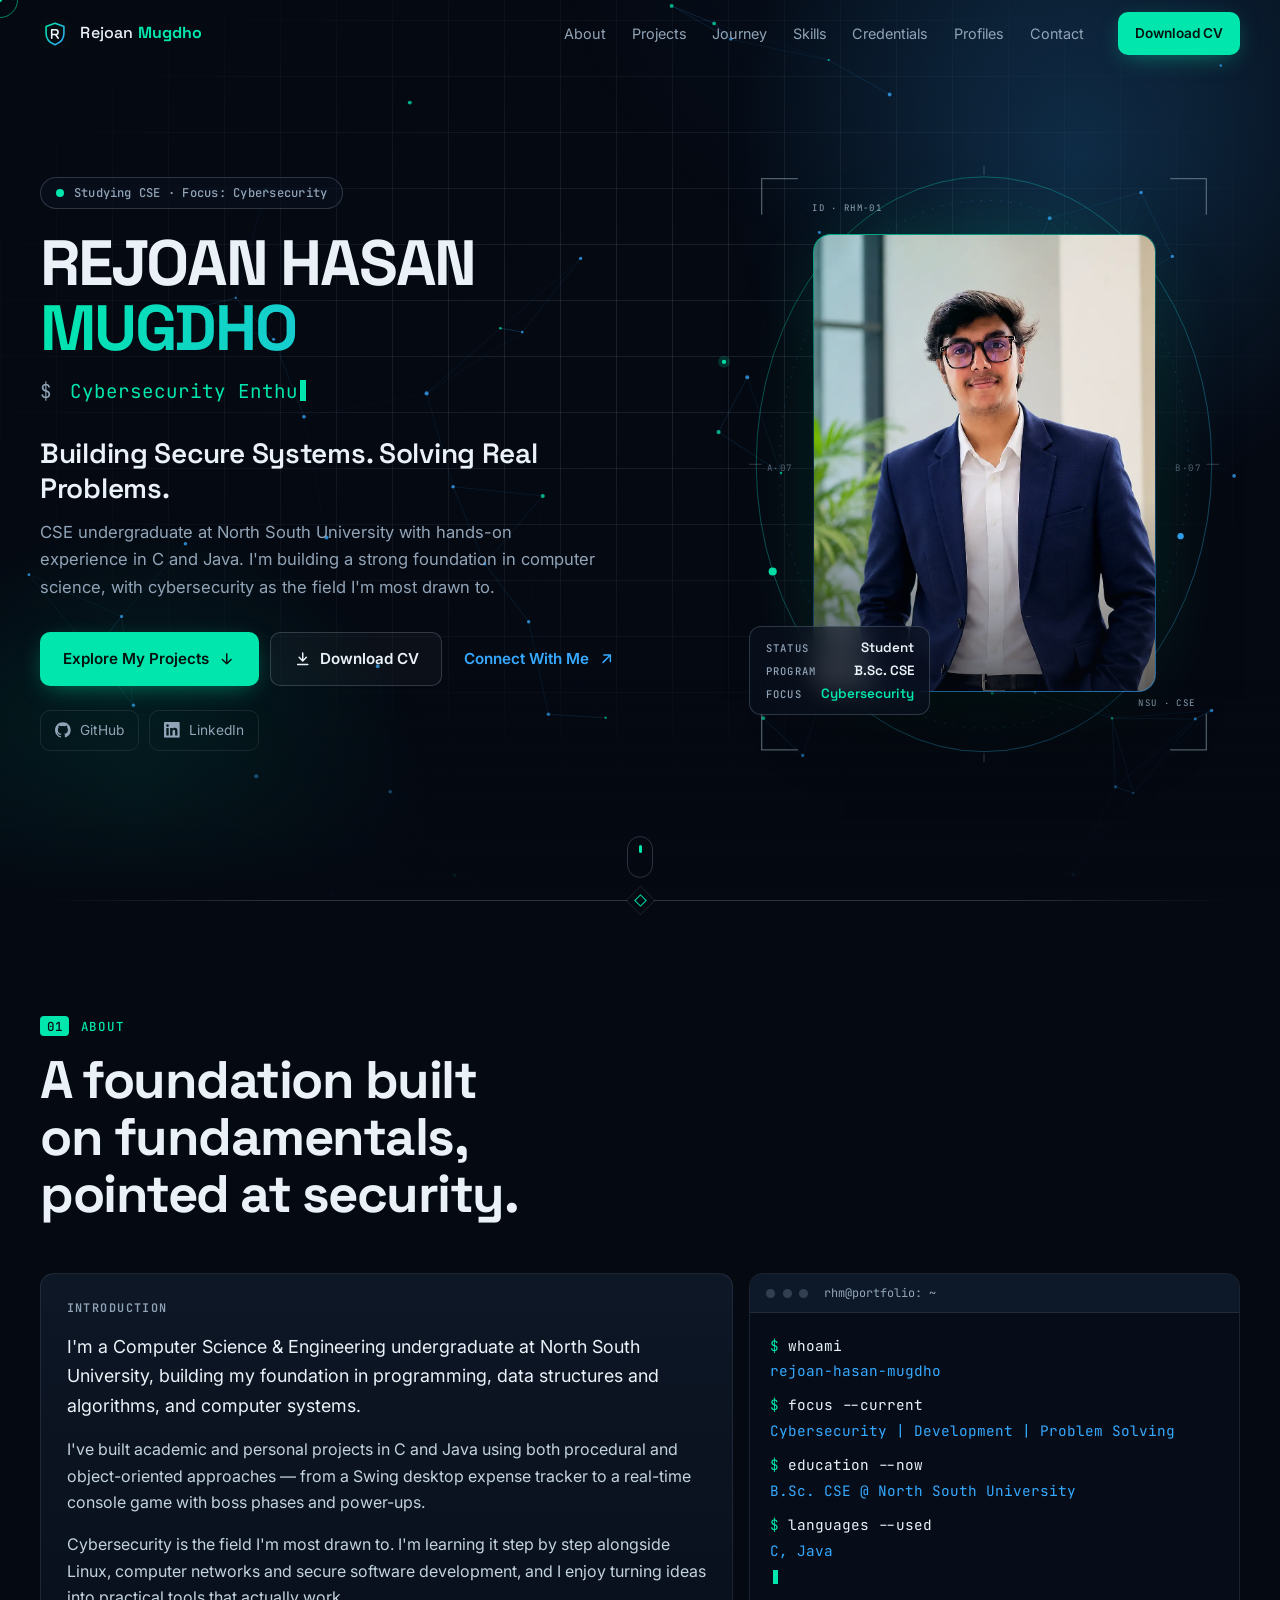
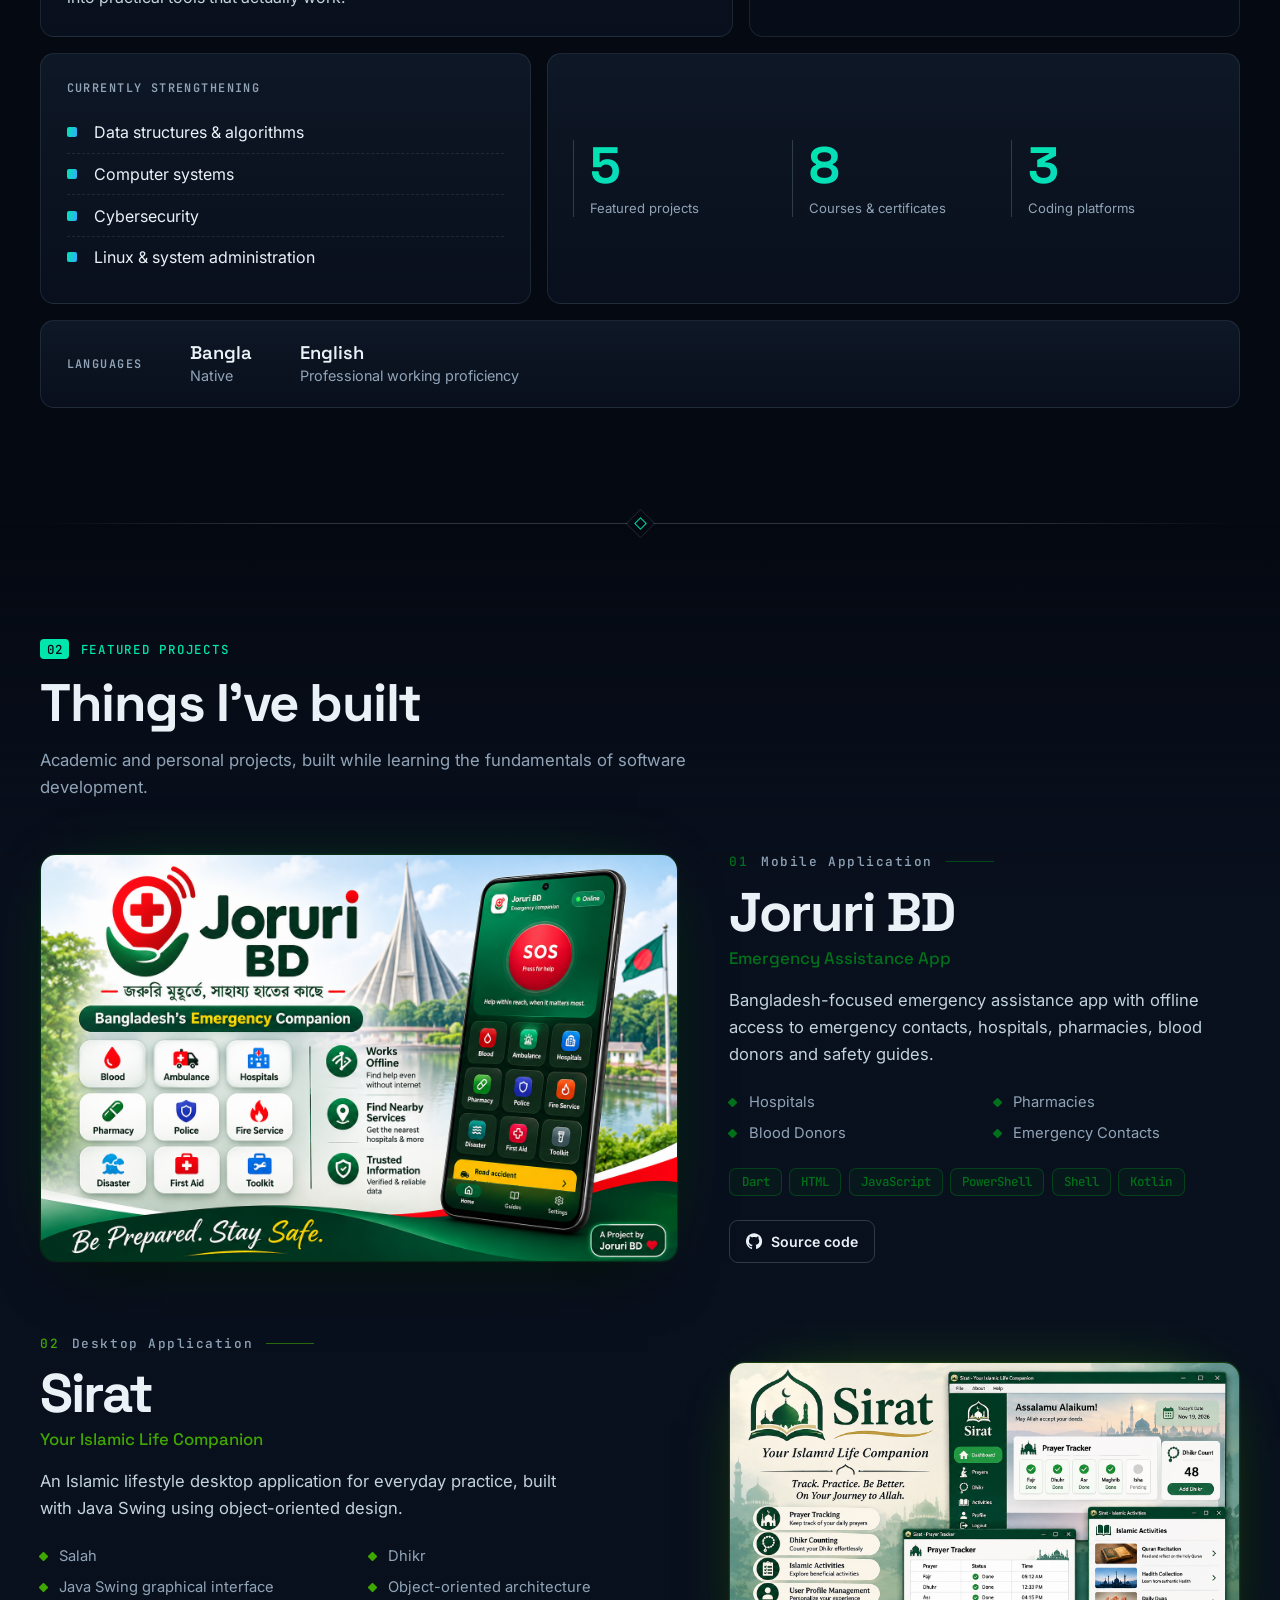
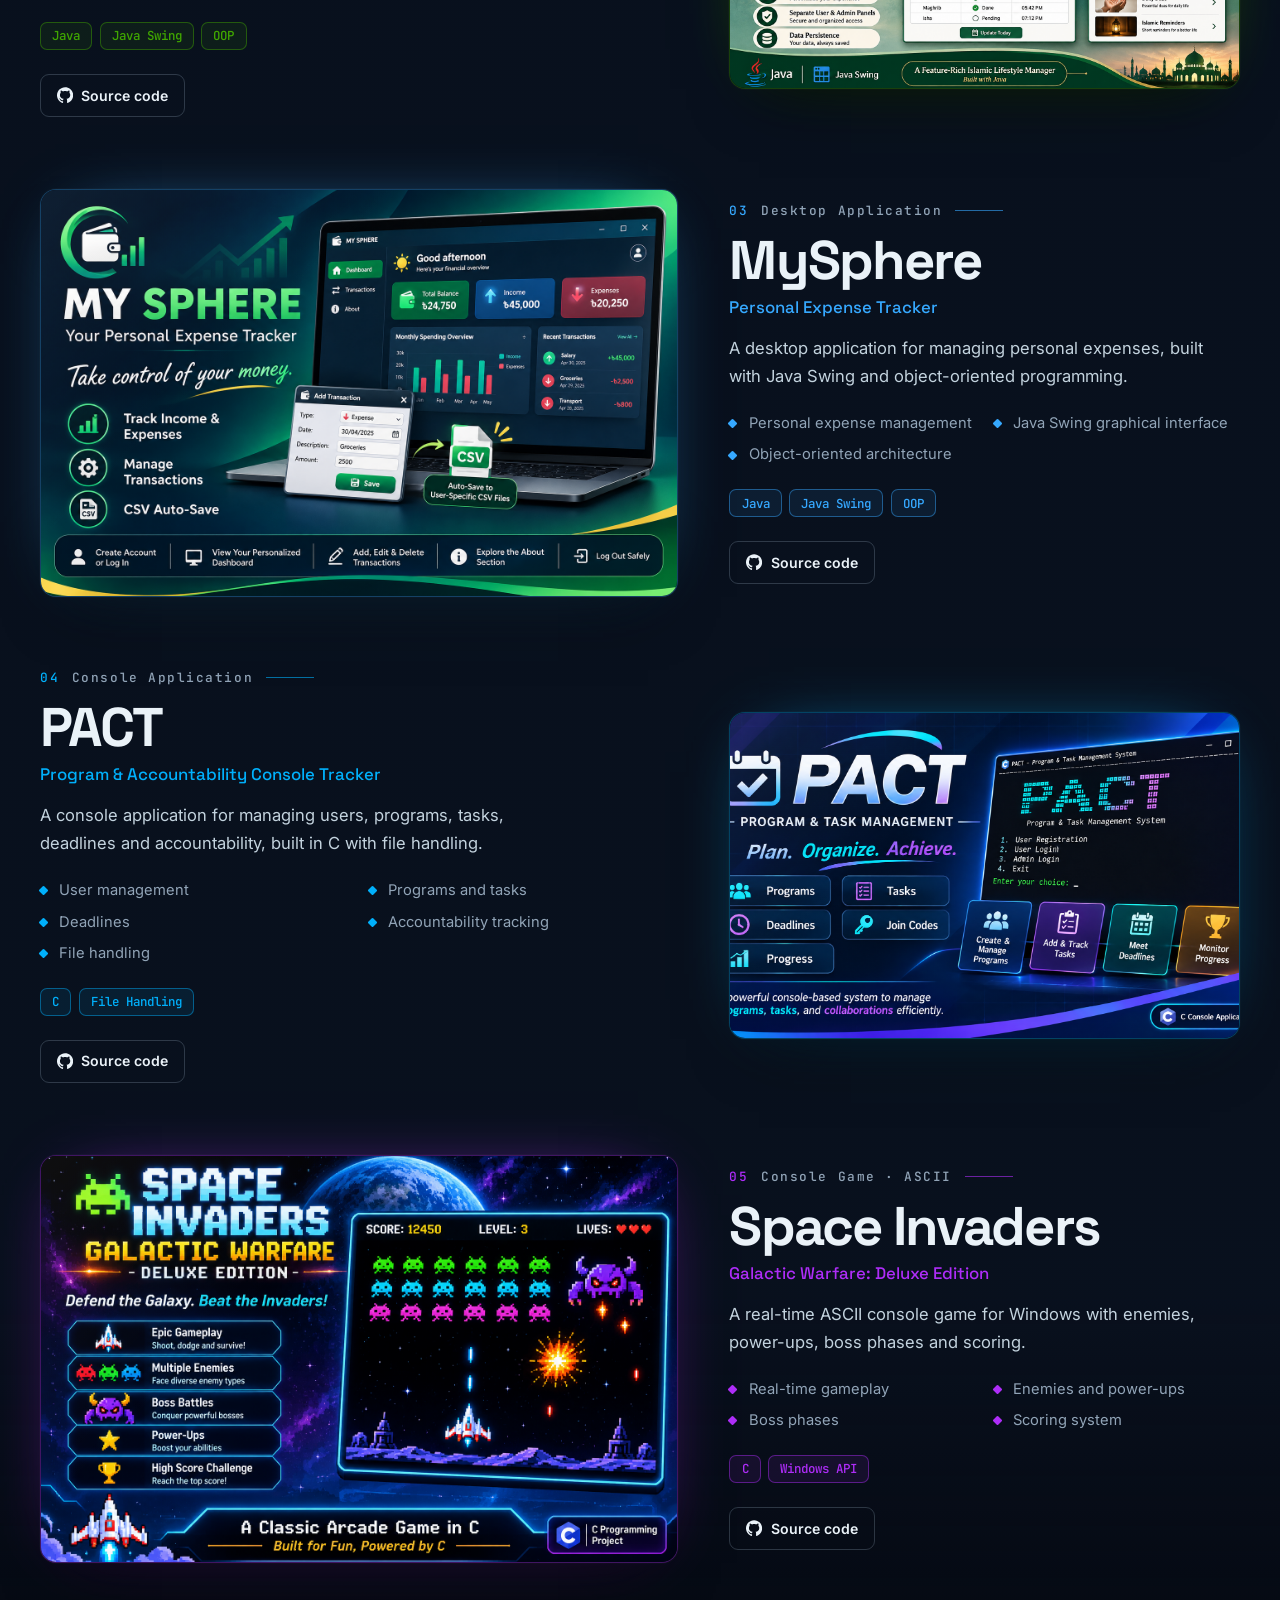
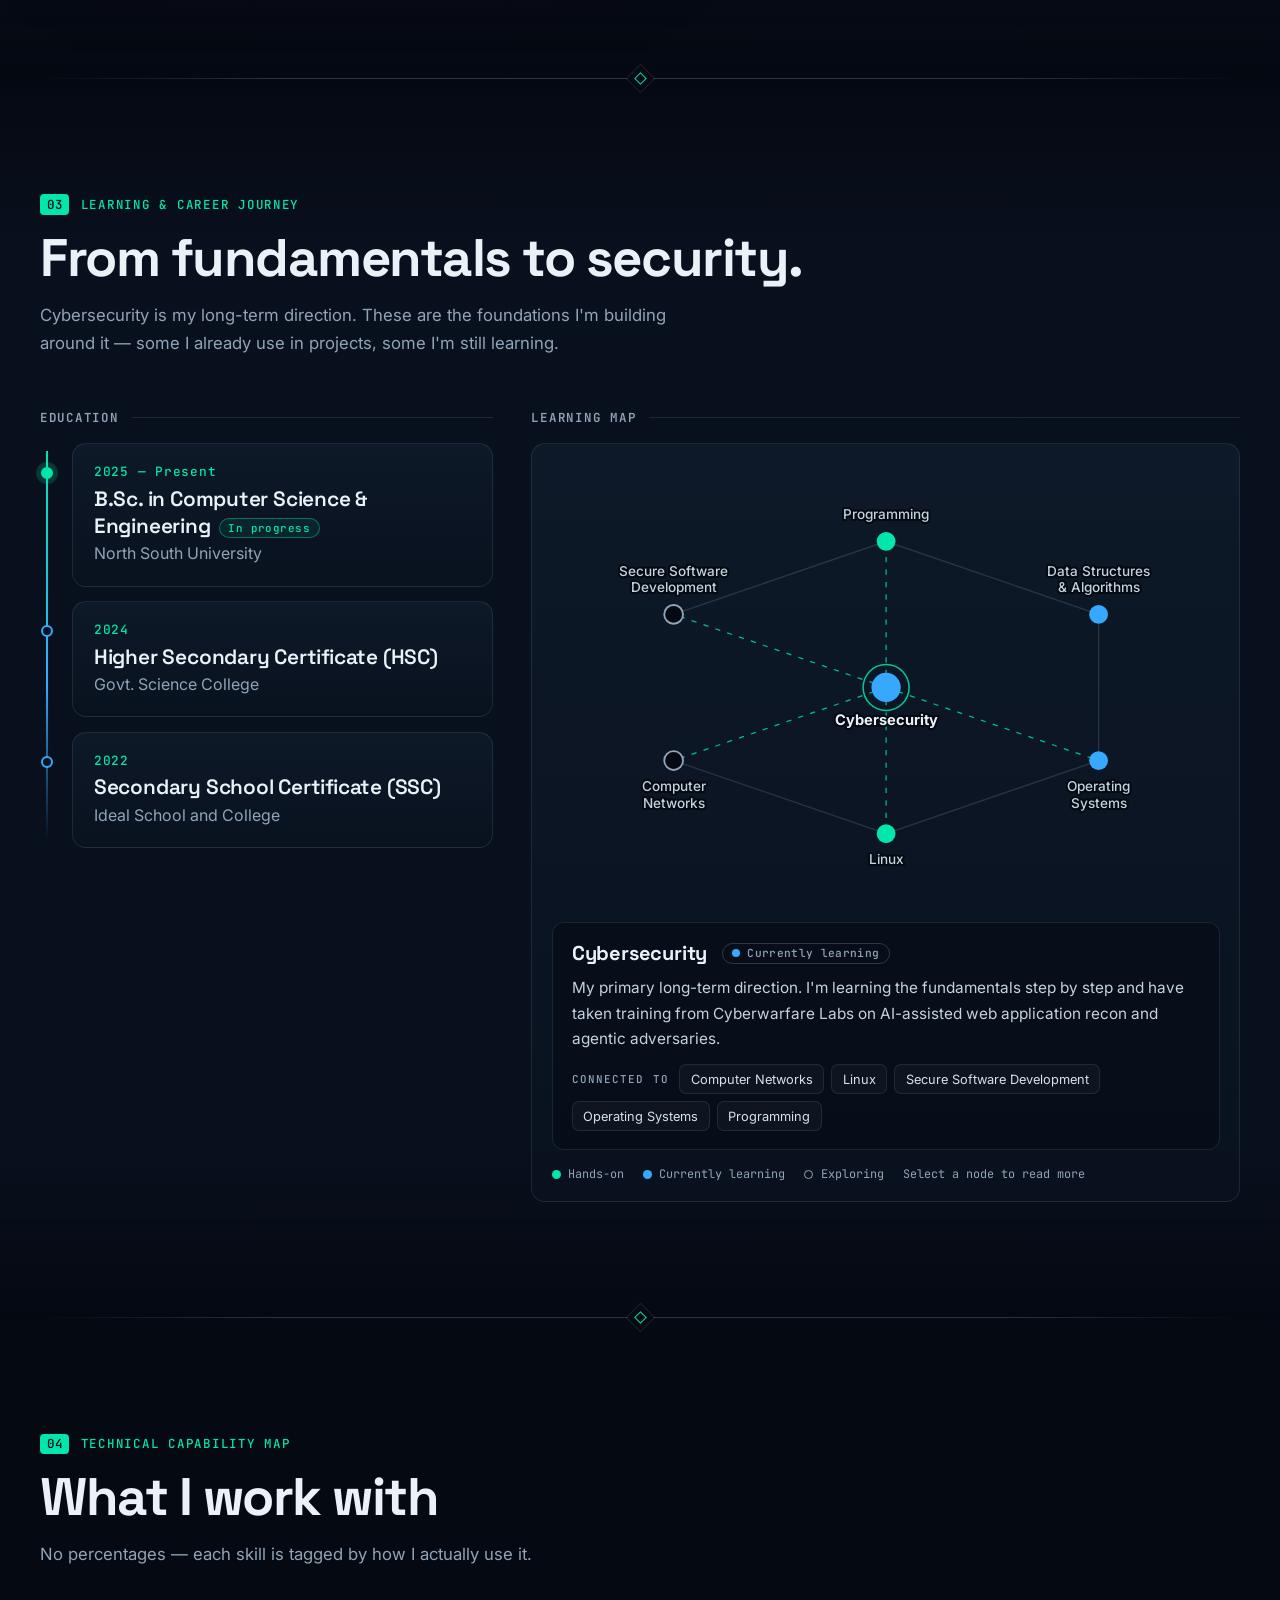
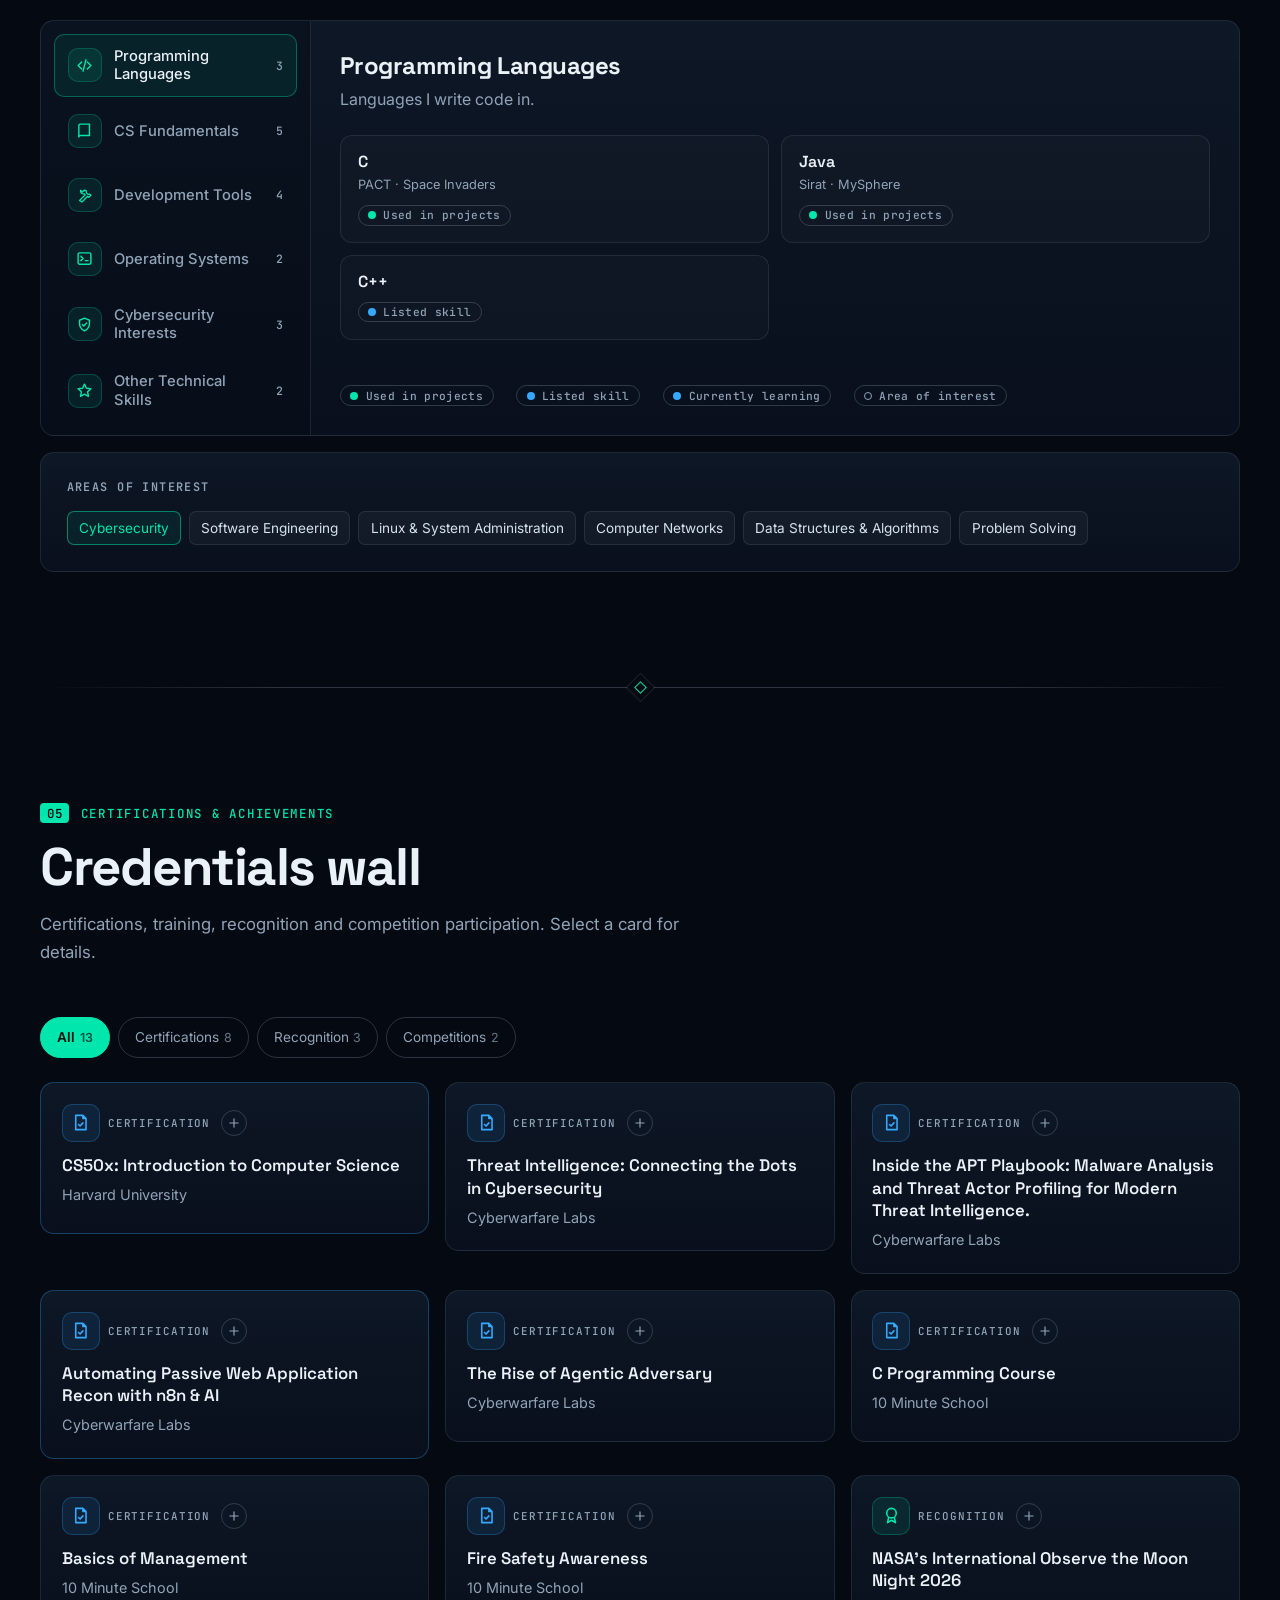
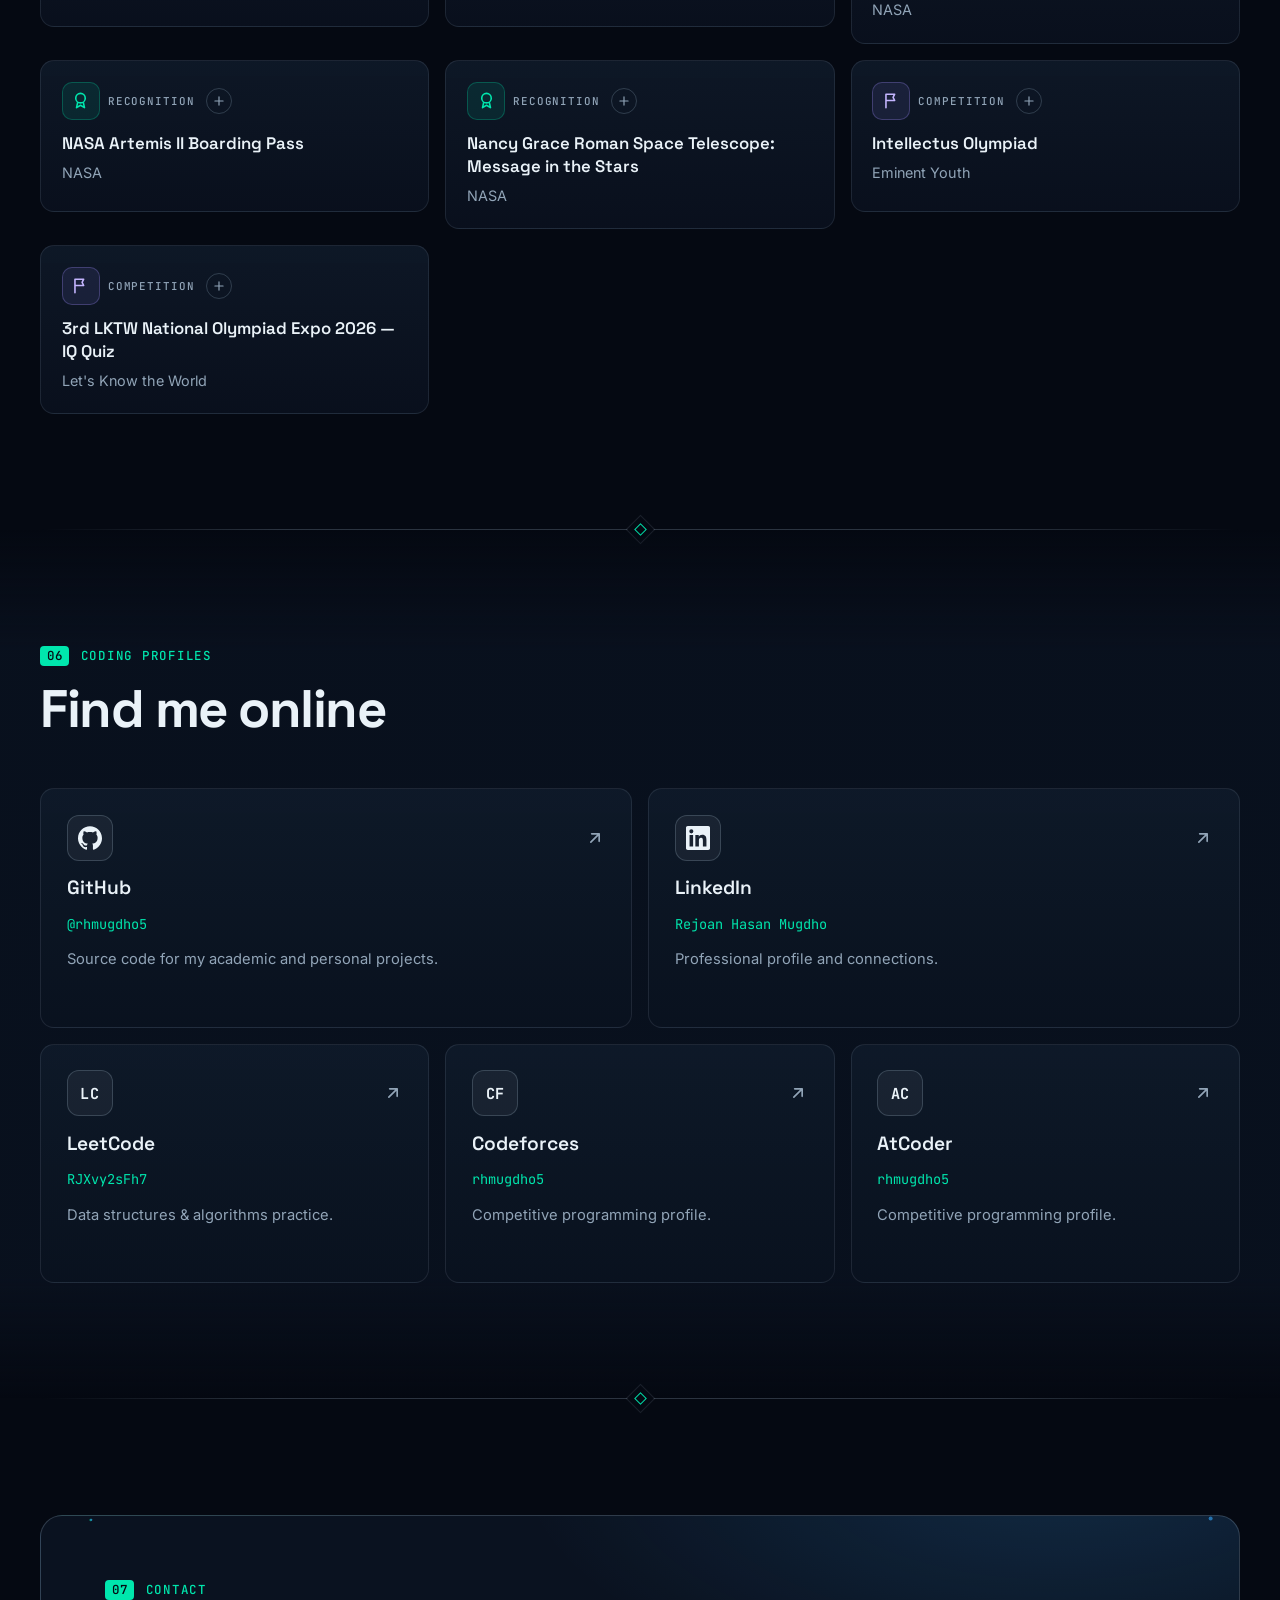
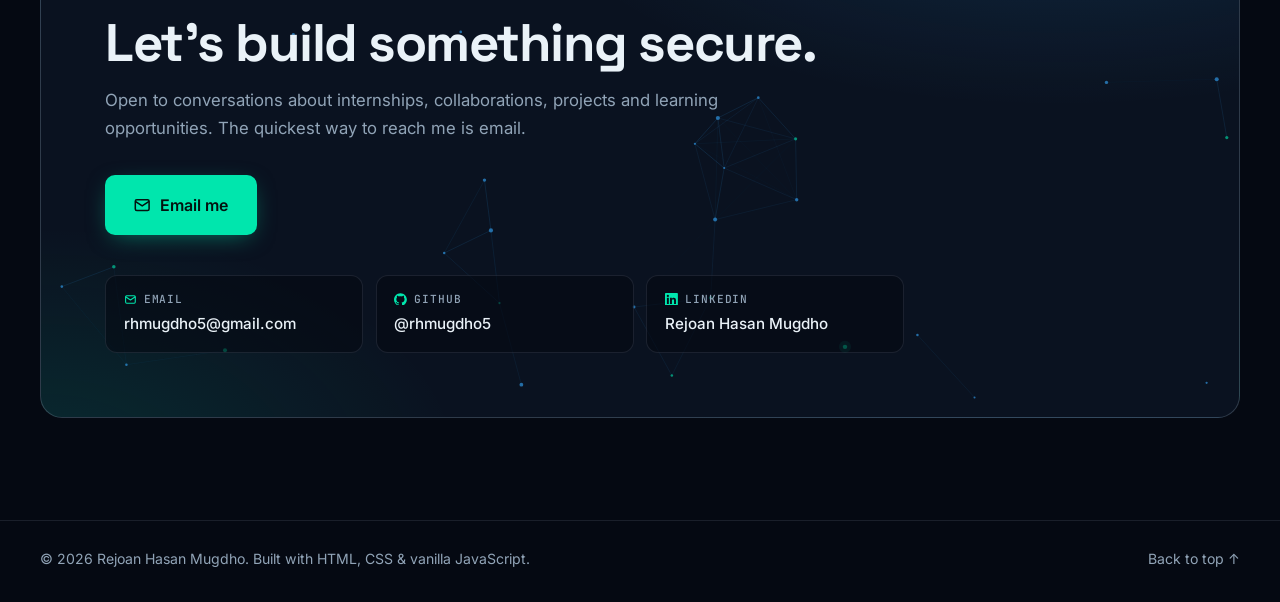
<file: index.html>
<!doctype html>
<html lang="en">
<head>
  <meta charset="utf-8">
  <meta name="viewport" content="width=device-width, initial-scale=1, viewport-fit=cover">
  <title>Rejoan Hasan Mugdho — CSE Student &amp; Cybersecurity Learner | Portfolio</title>
  <meta name="description" content="Portfolio of Rejoan Hasan Mugdho, Computer Science &amp; Engineering student at North South University with a focus on cybersecurity. Building Secure Systems. Solving Real Problems.">
  <meta name="author" content="Rejoan Hasan Mugdho">
  <meta name="theme-color" content="#050912">
  <meta name="color-scheme" content="dark">
  <link rel="canonical" href="https://rhmugdho5.github.io/">

  <!-- Open Graph / Twitter (absolute URLs are required by social crawlers) -->
  <meta property="og:type" content="website">
  <meta property="og:site_name" content="Rejoan Hasan Mugdho">
  <meta property="og:title" content="Rejoan Hasan Mugdho — Building Secure Systems. Solving Real Problems.">
  <meta property="og:description" content="CSE student at North South University focused on cybersecurity, software development and problem solving.">
  <meta property="og:url" content="https://rhmugdho5.github.io/">
  <meta property="og:image" content="https://rhmugdho5.github.io/assets/og-image.jpg">
  <meta property="og:image:width" content="1200">
  <meta property="og:image:height" content="630">
  <meta name="twitter:card" content="summary_large_image">
  <meta name="twitter:title" content="Rejoan Hasan Mugdho — Portfolio">
  <meta name="twitter:description" content="Building Secure Systems. Solving Real Problems.">
  <meta name="twitter:image" content="https://rhmugdho5.github.io/assets/og-image.jpg">

  <link rel="icon" type="image/svg+xml" href="assets/favicon.svg">
  <link rel="apple-touch-icon" href="assets/apple-touch-icon.png">

  <!-- Fonts: optional. If blocked/offline the site falls back to system fonts. -->
  <link rel="preconnect" href="https://fonts.googleapis.com">
  <link rel="preconnect" href="https://fonts.gstatic.com" crossorigin>
  <link rel="stylesheet" href="https://fonts.googleapis.com/css2?family=Inter:wght@400;500;600&family=JetBrains+Mono:wght@400;500&family=Space+Grotesk:wght@500;600;700&display=swap">

  <link rel="stylesheet" href="styles.css">
  <script>document.documentElement.className+=" js"</script>

  <script type="application/ld+json">
  {
    "@context": "https://schema.org",
    "@type": "Person",
    "name": "Rejoan Hasan Mugdho",
    "url": "https://rhmugdho5.github.io/",
    "image": "https://rhmugdho5.github.io/assets/profile.jpg",
    "jobTitle": "Computer Science & Engineering Student",
    "alumniOf": { "@type": "CollegeOrUniversity", "name": "North South University" },
    "email": "mailto:rhmugdho5@gmail.com",
    "sameAs": [
      "https://github.com/rhmugdho5",
      "https://bd.linkedin.com/in/rejoan-hasan-mugdho"
    ]
  }
  </script>
</head>
<body>
  <a class="skip-link" href="#main">Skip to content</a>
  <div class="progress" aria-hidden="true"><span id="progressBar"></span></div>
  <div class="cursor" id="cursor" aria-hidden="true"><i></i></div>

  <header class="site-header" id="siteHeader">
    <nav class="nav" aria-label="Main">
      <a class="brand" href="#top" aria-label="Rejoan Hasan Mugdho — back to top">
        <img src="assets/favicon.svg" alt="" width="30" height="30">
        <span class="brand-name">Rejoan <b>Mugdho</b></span>
      </a>
      <button class="nav-toggle" id="navToggle" type="button" aria-expanded="false" aria-controls="navMenu" aria-label="Open menu">
        <span></span><span></span><span></span>
      </button>
      <div class="nav-menu" id="navMenu">
        <ul id="navLinks">
          <li><a href="#about">About</a></li>
          <li><a href="#projects">Projects</a></li>
          <li><a href="#journey">Journey</a></li>
          <li><a href="#skills">Skills</a></li>
          <li><a href="#credentials">Credentials</a></li>
          <li><a href="#profiles">Profiles</a></li>
          <li><a href="#contact">Contact</a></li>
        </ul>
        <a class="btn btn-sm btn-primary" data-cv href="assets/cv.pdf" download="Rejoan_Hasan_Mugdho_CV.pdf">Download CV</a>
      </div>
    </nav>
  </header>

  <main id="main">
    <!-- ================= HERO ================= -->
    <section class="hero" id="top" aria-labelledby="heroTitle">
      <div class="hero-bg" aria-hidden="true">
        <div class="grid-anim"></div>
        <canvas id="heroNet"></canvas>
        <i class="glow g1"></i><i class="glow g2"></i>
        <div class="vignette"></div>
      </div>
      <div class="wrap hero-grid">
        <div class="hero-copy">
          <p class="status reveal"><span class="dot" aria-hidden="true"></span><span data-bind="status">Studying CSE · Focus: Cybersecurity</span></p>
          <h1 id="heroTitle" class="hero-title reveal" style="--d:.06s"><span class="t-line" data-bind="firstLast">REJOAN HASAN</span> <span class="t-line grad" data-bind="lastName">MUGDHO</span></h1>
          <p class="typing reveal" style="--d:.12s" aria-live="off"><span class="prompt" aria-hidden="true">$</span> <span id="typed" data-bind="typingFirst">Cybersecurity Enthusiast</span><span class="caret" aria-hidden="true"></span></p>
          <p class="hero-tag reveal" style="--d:.18s" data-bind="tagline">Building Secure Systems. Solving Real Problems.</p>
          <p class="hero-intro reveal" style="--d:.22s" data-bind="intro">CSE undergraduate at North South University with hands-on experience in C and Java.</p>
          <div class="hero-cta reveal" style="--d:.27s">
            <a class="btn btn-primary" href="#projects">Explore My Projects <svg class="i" aria-hidden="true"><use href="#i-arrow-down"/></svg></a>
            <a class="btn btn-ghost" data-cv href="assets/cv.pdf" download="Rejoan_Hasan_Mugdho_CV.pdf"><svg class="i" aria-hidden="true"><use href="#i-download"/></svg> Download CV</a>
            <a class="btn btn-link" href="#contact">Connect With Me <svg class="i" aria-hidden="true"><use href="#i-arrow-up-right"/></svg></a>
          </div>
          <ul class="hero-social reveal" style="--d:.32s" id="heroSocial" aria-label="Social links"></ul>
        </div>

        <figure class="hero-visual reveal" style="--d:.12s" id="heroVisual">
          <div class="stage">
            <svg class="hud" viewBox="0 0 520 660" aria-hidden="true" focusable="false">
              <defs>
                <linearGradient id="hudg" x1="0" y1="0" x2="1" y2="1"><stop offset="0" stop-color="#00E6AD"/><stop offset="1" stop-color="#36A9FF"/></linearGradient>
              </defs>
              <ellipse cx="260" cy="330" rx="252" ry="318" fill="none" stroke="url(#hudg)" stroke-opacity=".38"/>
              <ellipse cx="260" cy="330" rx="226" ry="292" fill="none" stroke="#36A9FF" stroke-opacity=".24" stroke-dasharray="2 9"/>
              <circle r="4.5" fill="#00E6AD"><animateMotion dur="38s" repeatCount="indefinite" path="M 8 330 a 252 318 0 1 0 504 0 a 252 318 0 1 0 -504 0"/></circle>
              <circle r="3.5" fill="#36A9FF"><animateMotion dur="52s" repeatCount="indefinite" path="M 486 330 a 226 292 0 1 1 -452 0 a 226 292 0 1 1 452 0"/></circle>
              <g stroke="#9AAFBD" stroke-opacity=".5" fill="none" stroke-width="1.4"><path d="M14 54V14h40M506 54V14h-40M14 606v40h40M506 606v40h-40"/></g>
              <g stroke="#9AAFBD" stroke-opacity=".35"><path d="M0 330h14M506 330h14M260 0v10M260 650v10"/></g>
              <g font-family="JetBrains Mono,ui-monospace,monospace" font-size="10" fill="#91A4B7" letter-spacing="1.5">
                <text x="70" y="50">ID · RHM-01</text>
                <text x="494" y="598" text-anchor="end">NSU · CSE</text>
                <text x="500" y="338" text-anchor="end" opacity=".6">B·07</text>
                <text x="20" y="338" opacity=".6">A·07</text>
              </g>
            </svg>
            <div class="portrait" id="portrait">
              <picture>
                <source id="heroSrcSmall" type="image/webp" srcset="assets/profile-480.webp 480w, assets/profile.webp 960w" sizes="(max-width:700px) 80vw, 420px">
                <img id="heroPhoto" src="assets/profile.jpg" alt="Portrait of Rejoan Hasan Mugdho" width="960" height="1280" fetchpriority="high" decoding="async">
              </picture>
              
            </div>
            <dl class="panel glass" id="statusPanel" aria-label="Profile summary"></dl>
          </div>
        </figure>
      </div>
      <a class="scroll-cue" href="#about" aria-label="Scroll to About"><span></span></a>
    </section>

    <div class="divider" aria-hidden="true"><span></span></div>

    <!-- ================= ABOUT ================= -->
    <section class="section" id="about" aria-labelledby="aboutTitle">
      <div class="wrap">
        <header class="sec-head reveal"><p class="kicker"><b>01</b> About</p><h2 id="aboutTitle" data-bind="aboutHeading">A foundation built on fundamentals, pointed at security.</h2></header>
        <div class="bento" id="aboutBento"></div>
      </div>
    </section>

    <div class="divider" aria-hidden="true"><span></span></div>

    <!-- ================= PROJECTS ================= -->
    <section class="section alt" id="projects" aria-labelledby="projTitle">
      <div class="wrap">
        <header class="sec-head reveal"><p class="kicker"><b>02</b> Featured Projects</p><h2 id="projTitle">Things I've built</h2><p class="sec-lead">Academic and personal projects, built while learning the fundamentals of software development.</p></header>
        <div class="projects" id="projectsGrid"></div>
      </div>
    </section>

    <div class="divider" aria-hidden="true"><span></span></div>

    <!-- ================= JOURNEY ================= -->
    <section class="section alt" id="journey" aria-labelledby="journeyTitle">
      <div class="wrap">
        <header class="sec-head reveal"><p class="kicker"><b>03</b> Learning &amp; Career Journey</p><h2 id="journeyTitle">From fundamentals to security.</h2><p class="sec-lead" id="journeyLead"></p></header>
        <div class="journey-grid">
          <div class="reveal">
            <h3 class="sub-h" id="education">Education</h3>
            <ol class="timeline" id="eduTimeline"></ol>
          </div>
          <div class="reveal" style="--d:.08s">
            <h3 class="sub-h">Learning map</h3>
            <div class="learn card" id="learnMap"></div>
          </div>
        </div>
      </div>
    </section>

    <div class="divider" aria-hidden="true"><span></span></div>

    <!-- ================= SKILLS ================= -->
    <section class="section" id="skills" aria-labelledby="skillsTitle">
      <div class="wrap">
        <header class="sec-head reveal"><p class="kicker"><b>04</b> Technical Capability Map</p><h2 id="skillsTitle">What I work with</h2><p class="sec-lead">No percentages — each skill is tagged by how I actually use it.</p></header>
        <div class="skillmap card reveal" id="skillsMap"></div>
        <div class="interests card reveal" id="interests"></div>
      </div>
    </section>

    <div class="divider" aria-hidden="true"><span></span></div>

    <!-- ================= CREDENTIALS ================= -->
    <section class="section" id="credentials" aria-labelledby="credTitle">
      <div class="wrap">
        <header class="sec-head reveal"><p class="kicker"><b>05</b> Certifications &amp; Achievements</p><h2 id="credTitle">Credentials wall</h2><p class="sec-lead">Certifications, training, recognition and competition participation. Select a card for details.</p></header>
        <div class="filters reveal" id="credFilters" role="group" aria-label="Filter credentials"></div>
        <div class="cred-grid" id="credGrid"></div>
      </div>
    </section>

    <div class="divider" aria-hidden="true"><span></span></div>

    <!-- ================= PROFILES ================= -->
    <section class="section alt" id="profiles" aria-labelledby="profTitle">
      <div class="wrap">
        <header class="sec-head reveal"><p class="kicker"><b>06</b> Coding Profiles</p><h2 id="profTitle">Find me online</h2></header>
        <div class="profiles-grid" id="profilesGrid"></div>
        <div class="gh-latest reveal" id="ghLatest" hidden>
          <h3>Latest on GitHub</h3>
          <ul id="ghRepos" class="gh-repos"></ul>
          <p class="gh-note">Fetched live from the public GitHub API.</p>
        </div>
      </div>
    </section>

    <div class="divider" aria-hidden="true"><span></span></div>

    <!-- ================= CONTACT ================= -->
    <section class="section contact" id="contact" aria-labelledby="contactTitle">
      <div class="wrap">
        <div class="contact-card reveal">
          <canvas id="contactNet" aria-hidden="true"></canvas>
          <div class="contact-in">
            <p class="kicker"><b>07</b> Contact</p>
            <h2 id="contactTitle" data-bind="contactHeading">Let's build something secure.</h2>
            <p class="sec-lead" data-bind="contactText"></p>
            <div class="contact-cta">
              <a class="btn btn-primary btn-lg" id="emailCta" href="mailto:rhmugdho5@gmail.com"><svg class="i" aria-hidden="true"><use href="#i-mail"/></svg> Email me</a>
              
            </div>
            <ul class="contact-list" id="contactList"></ul>
          </div>
        </div>
      </div>
    </section>
  </main>

  <footer class="footer">
    <div class="wrap footer-in">
      <p>© <span id="year">2026</span> <span data-bind="name">Rejoan Hasan Mugdho</span>. <span data-bind="footerNote"></span></p>
      <a href="#top">Back to top ↑</a>
    </div>
  </footer>

  <noscript>
    <div class="noscript">This portfolio loads its content with JavaScript. You can still reach me at
      <a href="mailto:rhmugdho5@gmail.com">rhmugdho5@gmail.com</a> or <a href="assets/cv.pdf" download>download my CV</a>.</div>
  </noscript>

    <!-- SVG icon sprite -->
  <svg width="0" height="0" style="position:absolute" aria-hidden="true" focusable="false">
    <defs>
      <symbol id="i-arrow-down" viewBox="0 0 24 24"><path d="M12 5v14M6 13l6 6 6-6" fill="none" stroke="currentColor" stroke-width="2" stroke-linecap="round" stroke-linejoin="round"/></symbol>
      <symbol id="i-arrow-up-right" viewBox="0 0 24 24"><path d="M7 17 17 7M8 7h9v9" fill="none" stroke="currentColor" stroke-width="2" stroke-linecap="round" stroke-linejoin="round"/></symbol>
      <symbol id="i-download" viewBox="0 0 24 24"><path d="M12 4v11M7 10l5 5 5-5M5 20h14" fill="none" stroke="currentColor" stroke-width="2" stroke-linecap="round" stroke-linejoin="round"/></symbol>
      <symbol id="i-mail" viewBox="0 0 24 24"><rect x="3" y="5" width="18" height="14" rx="2" fill="none" stroke="currentColor" stroke-width="2"/><path d="m3 7 9 6 9-6" fill="none" stroke="currentColor" stroke-width="2" stroke-linejoin="round"/></symbol>
      <symbol id="i-phone" viewBox="0 0 24 24"><path d="M5 4h4l2 5-2.5 1.5a11 11 0 0 0 5 5L15 13l5 2v4a2 2 0 0 1-2 2A16 16 0 0 1 3 6a2 2 0 0 1 2-2z" fill="none" stroke="currentColor" stroke-width="2" stroke-linejoin="round"/></symbol>
      <symbol id="i-copy" viewBox="0 0 24 24"><rect x="9" y="9" width="11" height="11" rx="2" fill="none" stroke="currentColor" stroke-width="2"/><path d="M5 15V6a2 2 0 0 1 2-2h8" fill="none" stroke="currentColor" stroke-width="2" stroke-linecap="round"/></symbol>
      <symbol id="i-check" viewBox="0 0 24 24"><path d="m5 12.5 4.5 4.5L19 7" fill="none" stroke="currentColor" stroke-width="2.4" stroke-linecap="round" stroke-linejoin="round"/></symbol>
      <symbol id="i-shield" viewBox="0 0 24 24"><path d="M12 3 5 6v5c0 4.5 3 8 7 10 4-2 7-5.500 7-10V6z" fill="none" stroke="currentColor" stroke-width="2" stroke-linejoin="round"/><path d="m9 12 2 2 4-4" fill="none" stroke="currentColor" stroke-width="2" stroke-linecap="round" stroke-linejoin="round"/></symbol>
      <symbol id="i-cap" viewBox="0 0 24 24"><path d="m2 9 10-5 10 5-10 5z" fill="none" stroke="currentColor" stroke-width="2" stroke-linejoin="round"/><path d="M6 11.500V16c0 1.500 2.700 3 6 3s6-1.500 6-3v-4.500" fill="none" stroke="currentColor" stroke-width="2"/></symbol>
      <symbol id="i-code" viewBox="0 0 24 24"><path d="m8 7-5 5 5 5M16 7l5 5-5 5M14 4l-4 16" fill="none" stroke="currentColor" stroke-width="2" stroke-linecap="round" stroke-linejoin="round"/></symbol>
      <symbol id="i-book" viewBox="0 0 24 24"><path d="M4 5a2 2 0 0 1 2-2h13v16H6a2 2 0 0 0-2 2zM4 19V5" fill="none" stroke="currentColor" stroke-width="2" stroke-linejoin="round"/></symbol>
      <symbol id="i-tools" viewBox="0 0 24 24"><path d="M14.500 6.500a4 4 0 0 0 5 5L21 13l-3 3-1.500-1.500-8 8L5 20.500l8-8L11.500 11a4 4 0 0 1-5-5L9 8.500 11.500 6z" fill="none" stroke="currentColor" stroke-width="1.800" stroke-linejoin="round"/></symbol>
      <symbol id="i-terminal" viewBox="0 0 24 24"><rect x="3" y="4" width="18" height="16" rx="2" fill="none" stroke="currentColor" stroke-width="2"/><path d="m7 9 3 3-3 3M13 15h4" fill="none" stroke="currentColor" stroke-width="2" stroke-linecap="round" stroke-linejoin="round"/></symbol>
      <symbol id="i-layers" viewBox="0 0 24 24"><path d="m12 3 9 5-9 5-9-5zM3 13l9 5 9-5" fill="none" stroke="currentColor" stroke-width="2" stroke-linejoin="round"/></symbol>
      <symbol id="i-star" viewBox="0 0 24 24"><path d="m12 3 2.700 5.800 6.300.8-4.600 4.300 1.200 6.300L12 17.200 6.400 20.200l1.200-6.300L3 9.600l6.300-.8z" fill="none" stroke="currentColor" stroke-width="2" stroke-linejoin="round"/></symbol>
      <symbol id="i-award" viewBox="0 0 24 24"><circle cx="12" cy="9" r="6" fill="none" stroke="currentColor" stroke-width="2"/><path d="m8.500 14-1.500 7 5-3 5 3-1.500-7" fill="none" stroke="currentColor" stroke-width="2" stroke-linejoin="round"/></symbol>
      <symbol id="i-flag" viewBox="0 0 24 24"><path d="M5 21V4M5 4h11l-2 4 2 4H5" fill="none" stroke="currentColor" stroke-width="2" stroke-linejoin="round" stroke-linecap="round"/></symbol>
      <symbol id="i-cert" viewBox="0 0 24 24"><path d="M6 3h9l4 4v14H6zM15 3v4h4M9.500 14.500l2 2 3.500-4" fill="none" stroke="currentColor" stroke-width="2" stroke-linecap="round" stroke-linejoin="round"/></symbol>
      <symbol id="i-github" viewBox="0 0 24 24"><path fill="currentColor" d="M12 .297c-6.630 0-12 5.373-12 12 0 5.303 3.438 9.800 8.205 11.385.6.113.82-.258.82-.577 0-.285-.01-1.040-.015-2.040-3.338.724-4.042-1.610-4.042-1.610C4.422 18.070 3.633 17.700 3.633 17.700c-1.087-.744.084-.729.084-.729 1.205.084 1.838 1.236 1.838 1.236 1.070 1.835 2.809 1.305 3.495.998.108-.776.417-1.305.760-1.605-2.665-.3-5.466-1.332-5.466-5.930 0-1.310.465-2.380 1.235-3.220-.135-.303-.54-1.523.105-3.176 0 0 1.005-.322 3.300 1.230.96-.267 1.980-.399 3-.405 1.020.006 2.040.138 3 .405 2.280-1.552 3.285-1.230 3.285-1.230.645 1.653.24 2.873.12 3.176.765.84 1.230 1.910 1.230 3.220 0 4.610-2.805 5.625-5.475 5.920.42.36.81 1.096.81 2.220 0 1.606-.015 2.896-.015 3.286 0 .315.21.69.825.57C20.565 22.092 24 17.592 24 12.297c0-6.627-5.373-12-12-12"/></symbol>
      <symbol id="i-linkedin" viewBox="0 0 24 24"><path fill="currentColor" d="M20.447 20.452h-3.554v-5.569c0-1.328-.027-3.037-1.852-3.037-1.853 0-2.136 1.445-2.136 2.939v5.667H9.351V9h3.414v1.561h.046c.477-.9 1.637-1.850 3.370-1.850 3.601 0 4.267 2.370 4.267 5.455v6.286zM5.337 7.433a2.062 2.062 0 1 1 0-4.125 2.062 2.062 0 0 1 0 4.125zM7.119 20.452H3.555V9h3.564v11.452zM22.225 0H1.771C.792 0 0 .774 0 1.729v20.542C0 23.227.792 24 1.771 24h20.451C23.200 24 24 23.227 24 22.271V1.729C24 .774 23.200 0 22.222 0h.003z"/></symbol>
          <symbol id="i-plus" viewBox="0 0 24 24"><path d="M12 5v14M5 12h14" fill="none" stroke="currentColor" stroke-width="2" stroke-linecap="round"/></symbol>
    </defs>
  </svg>
  <script src="data/profile.js" defer></script>
  <script src="data/social.js" defer></script>
  <script src="data/education.js" defer></script>
  <script src="data/skills.js" defer></script>
  <script src="data/learning.js" defer></script>
  <script src="data/projects.js" defer></script>
  <script src="data/certifications.js" defer></script>
  <script src="data/achievements.js" defer></script>
  <script src="script.js" defer></script>
</body>
</html>
</file>
<file: styles.css>
/* ==========================================================
   Rejoan Hasan Mugdho — Portfolio
   Cybersecurity-operations-meets-premium-portfolio design system.
   Re-theme the whole site from the tokens in :root.
   ========================================================== */
:root {
  --bg: #050912;
  --bg-2: #0a1220;
  --surface: #101c2c;
  --line: rgba(145, 164, 183, 0.15);
  --line-strong: rgba(145, 164, 183, 0.28);
  --text: #eaf2f8;
  --muted: #91a4b7;
  --em: #00e6ad;
  --blue: #36a9ff;
  --grad: linear-gradient(100deg, var(--em), var(--blue));
  --radius: 14px;
  --radius-sm: 8px;
  --header-h: 68px;
  --wrap: min(1200px, 100% - 3rem);
  --f-display: "Space Grotesk", "Inter", system-ui, -apple-system, "Segoe UI", Roboto, sans-serif;
  --f-body: "Inter", system-ui, -apple-system, "Segoe UI", Roboto, "Helvetica Neue", Arial, sans-serif;
  --f-mono: "JetBrains Mono", ui-monospace, "SF Mono", Menlo, Consolas, monospace;
  --ease: cubic-bezier(0.22, 1, 0.36, 1);
}

*, *::before, *::after { box-sizing: border-box; }
html { scroll-behavior: smooth; -webkit-text-size-adjust: 100%; scroll-padding-top: calc(var(--header-h) + 8px); }
body {
  margin: 0; background: var(--bg); color: var(--text);
  font: 400 1rem/1.65 var(--f-body);
  -webkit-font-smoothing: antialiased; text-rendering: optimizeLegibility; overflow-x: hidden;
}
/* soft fixed ambient lighting behind everything */
body::before { content: ""; position: fixed; inset: 0; z-index: -1; pointer-events: none;
  background: radial-gradient(900px 600px at 85% -5%, rgba(54, 169, 255, 0.07), transparent 60%), radial-gradient(800px 600px at -5% 105%, rgba(0, 230, 173, 0.05), transparent 60%); }
img, svg, canvas { max-width: 100%; display: block; }
a { color: inherit; text-decoration: none; }
ul, ol { margin: 0; padding: 0; list-style: none; }
h1, h2, h3, h4, p, figure, dl, dd { margin: 0; }
button { font: inherit; color: inherit; cursor: pointer; }
[hidden] { display: none !important; }
::selection { background: rgba(0, 230, 173, 0.3); }
:focus-visible { outline: 2px solid var(--em); outline-offset: 3px; border-radius: 4px; }

.wrap { width: var(--wrap); margin-inline: auto; }
.i { width: 1.15em; height: 1.15em; flex: none; }

.skip-link { position: fixed; left: 1rem; top: -4rem; z-index: 300; background: var(--em); color: #04110d; padding: .6rem 1rem; border-radius: var(--radius-sm); font-weight: 600; transition: top .2s; }
.skip-link:focus { top: 1rem; }

/* ---------- Progress + cursor ---------- */
.progress { position: fixed; inset: 0 0 auto 0; height: 3px; z-index: 120; pointer-events: none; }
.progress span { display: block; height: 100%; width: 100%; background: var(--grad); transform: scaleX(0); transform-origin: left; }
.cursor { position: fixed; left: 0; top: 0; z-index: 250; width: 36px; height: 36px; margin: -18px 0 0 -18px; border: 1px solid rgba(0, 230, 173, .55); border-radius: 50%; pointer-events: none; opacity: 0; transition: opacity .25s, width .25s var(--ease), height .25s var(--ease), margin .25s var(--ease), background .25s, border-color .25s; will-change: transform; }
.cursor i { position: absolute; left: 50%; top: 50%; width: 4px; height: 4px; margin: -2px 0 0 -2px; border-radius: 50%; background: var(--em); }
.has-cursor .cursor { opacity: 1; }
.has-cursor .cursor.hover { width: 56px; height: 56px; margin: -28px 0 0 -28px; background: rgba(0, 230, 173, .08); border-color: rgba(0, 230, 173, .8); }
.has-cursor .cursor.hide { opacity: 0; }

/* ---------- Header / Nav ---------- */
.site-header { position: fixed; inset: 0 0 auto 0; z-index: 100; height: var(--header-h); transition: background .3s, border-color .3s; border-bottom: 1px solid transparent; }
.site-header.scrolled { background: rgba(5, 9, 18, 0.78); -webkit-backdrop-filter: blur(14px) saturate(1.4); backdrop-filter: blur(14px) saturate(1.4); border-color: var(--line); }
.nav { width: var(--wrap); margin-inline: auto; height: 100%; display: flex; align-items: center; justify-content: space-between; gap: 1rem; }
.brand { display: inline-flex; align-items: center; gap: .65rem; font-family: var(--f-display); font-weight: 500; letter-spacing: .01em; }
.brand img { width: 30px; height: 30px; }
.brand b { font-weight: 700; color: var(--em); }
.nav-menu { display: flex; align-items: center; gap: 1.4rem; }
.nav-menu ul { display: flex; gap: .1rem; }
.nav-menu ul a { position: relative; display: block; padding: .5rem .75rem; font-size: .9rem; color: var(--muted); border-radius: var(--radius-sm); transition: color .2s; }
.nav-menu ul a:hover, .nav-menu ul a.active { color: var(--text); }
.nav-menu ul a::after { content: ""; position: absolute; left: .75rem; right: .75rem; bottom: .2rem; height: 2px; background: var(--grad); transform: scaleX(0); transform-origin: left; transition: transform .3s var(--ease); }
.nav-menu ul a.active::after { transform: scaleX(1); }
.nav-toggle { display: none; width: 44px; height: 44px; background: transparent; border: 1px solid var(--line); border-radius: var(--radius-sm); position: relative; }
.nav-toggle span { position: absolute; left: 12px; right: 12px; height: 2px; background: var(--text); border-radius: 2px; transition: transform .3s var(--ease), opacity .2s, top .3s var(--ease); }
.nav-toggle span:nth-child(1) { top: 15px; } .nav-toggle span:nth-child(2) { top: 21px; } .nav-toggle span:nth-child(3) { top: 27px; }
.nav-toggle[aria-expanded="true"] span:nth-child(1) { top: 21px; transform: rotate(45deg); }
.nav-toggle[aria-expanded="true"] span:nth-child(2) { opacity: 0; }
.nav-toggle[aria-expanded="true"] span:nth-child(3) { top: 21px; transform: rotate(-45deg); }

/* ---------- Buttons ---------- */
.btn { display: inline-flex; align-items: center; justify-content: center; gap: .55rem; padding: .85rem 1.4rem; border-radius: 10px; font-weight: 600; font-size: .95rem; border: 1px solid transparent; transition: transform .25s var(--ease), box-shadow .25s, background .25s, border-color .25s, color .25s; white-space: nowrap; }
.btn-sm { padding: .55rem 1rem; font-size: .85rem; }
.btn-lg { padding: 1rem 1.7rem; font-size: 1rem; }
.btn-primary { background: var(--em); color: #03130f; box-shadow: 0 6px 24px -8px rgba(0, 230, 173, 0.55); }
.btn-primary:hover { transform: translateY(-2px); box-shadow: 0 10px 30px -8px rgba(0, 230, 173, 0.7); }
.btn-ghost { background: rgba(255, 255, 255, 0.03); border-color: var(--line-strong); color: var(--text); }
.btn-ghost:hover { border-color: var(--em); background: rgba(0, 230, 173, 0.07); transform: translateY(-2px); }
.btn-link { padding-inline: .6rem; color: var(--blue); }
.btn-link:hover { color: var(--text); }
.btn-link .i { transition: transform .25s var(--ease); }
.btn-link:hover .i { transform: translate(2px, -2px); }
.btn:active { transform: translateY(0); }

/* ---------- Glass / Cards ---------- */
.glass { background: rgba(10, 18, 32, 0.6); -webkit-backdrop-filter: blur(12px); backdrop-filter: blur(12px); border: 1px solid var(--line-strong); }
.card { --mx: 50%; --my: 0%; position: relative; background: linear-gradient(180deg, rgba(16, 28, 44, 0.78), rgba(10, 18, 32, 0.8)); border: 1px solid var(--line); border-radius: var(--radius); padding: 1.6rem; overflow: hidden; transition: border-color .3s, transform .35s var(--ease), box-shadow .35s; }
.card::before { content: ""; position: absolute; inset: 0; pointer-events: none; opacity: 0; transition: opacity .35s; background: radial-gradient(420px circle at var(--mx) var(--my), rgba(0, 230, 173, 0.09), transparent 60%); }
.card:hover { border-color: rgba(0, 230, 173, 0.32); }
.card:hover::before { opacity: 1; }
.card h3 { font: 600 .74rem var(--f-mono); letter-spacing: .12em; text-transform: uppercase; color: var(--muted); margin-bottom: 1rem; }

/* ---------- Hero ---------- */
.hero { position: relative; min-height: 100svh; display: flex; align-items: center; padding: calc(var(--header-h) + 2rem) 0 4.5rem; overflow: hidden; isolation: isolate; --px: 0; --py: 0; }
.hero-bg { position: absolute; inset: -4% 0 0; z-index: -1; will-change: transform; }
.grid-anim { position: absolute; inset: 0; overflow: hidden; -webkit-mask-image: radial-gradient(ellipse 75% 65% at 50% 40%, #000 15%, transparent 75%); mask-image: radial-gradient(ellipse 75% 65% at 50% 40%, #000 15%, transparent 75%); }
.grid-anim::before { content: ""; position: absolute; inset: -56px 0; background-image: linear-gradient(var(--line) 1px, transparent 1px), linear-gradient(90deg, var(--line) 1px, transparent 1px); background-size: 56px 56px; animation: gridflow 14s linear infinite; }
@keyframes gridflow { to { transform: translateY(56px); } }
#heroNet { position: absolute; inset: 0; width: 100%; height: 100%; }
.glow { position: absolute; border-radius: 50%; will-change: transform; }
.g1 { width: 60vw; height: 60vw; max-width: 780px; max-height: 780px; right: -14%; top: -20%; background: radial-gradient(circle, rgba(54, 169, 255, 0.2), transparent 65%); transform: translate3d(calc(var(--px) * -24px), calc(var(--py) * -16px), 0); }
.g2 { width: 50vw; height: 50vw; max-width: 640px; max-height: 640px; left: -14%; bottom: -24%; background: radial-gradient(circle, rgba(0, 230, 173, 0.13), transparent 65%); transform: translate3d(calc(var(--px) * 18px), calc(var(--py) * 12px), 0); }
.vignette { position: absolute; inset: auto 0 0 0; height: 220px; background: linear-gradient(180deg, transparent, var(--bg)); }

.hero-grid { display: grid; grid-template-columns: 1.1fr .9fr; gap: clamp(2rem, 5vw, 5rem); align-items: center; }
.status { display: inline-flex; align-items: center; gap: .6rem; padding: .42rem .95rem; border: 1px solid var(--line-strong); border-radius: 999px; font: 500 .76rem var(--f-mono); color: var(--muted); background: rgba(10, 18, 32, 0.55); letter-spacing: .02em; }
.dot { width: 8px; height: 8px; border-radius: 50%; background: var(--em); box-shadow: 0 0 0 0 rgba(0, 230, 173, .6); animation: pulse 2.6s infinite; flex: none; }
@keyframes pulse { 70% { box-shadow: 0 0 0 9px rgba(0, 230, 173, 0); } 100% { box-shadow: 0 0 0 0 rgba(0, 230, 173, 0); } }
.hero-title { font: 700 clamp(2.3rem, 5vw, 4.7rem)/1.02 var(--f-display); letter-spacing: -0.035em; text-transform: uppercase; margin: 1.4rem 0 1rem; }
.t-line { display: block; white-space: nowrap; }
.grad { background: var(--grad); -webkit-background-clip: text; background-clip: text; color: transparent; -webkit-text-fill-color: transparent; }
.typing { font: 400 clamp(1rem, 1.8vw, 1.2rem) var(--f-mono); color: var(--em); min-height: 1.8em; }
.typing .prompt { color: var(--muted); margin-right: .35rem; }
.caret { display: inline-block; width: .55ch; height: 1.05em; background: var(--em); vertical-align: -0.15em; margin-left: 2px; animation: blink 1.1s steps(1) infinite; }
@keyframes blink { 50% { opacity: 0; } }
.hero-tag { margin: 1.5rem 0 .8rem; font: 600 clamp(1.25rem, 2.5vw, 1.75rem)/1.25 var(--f-display); letter-spacing: -.01em; }
.hero-intro { max-width: 56ch; color: var(--muted); font-size: 1.04rem; }
.hero-cta { display: flex; flex-wrap: wrap; gap: .7rem; margin-top: 1.9rem; align-items: center; }
.hero-social { display: flex; gap: .6rem; margin-top: 1.5rem; flex-wrap: wrap; }
.hero-social a { display: inline-flex; align-items: center; gap: .55rem; padding: .5rem .9rem; border: 1px solid var(--line); border-radius: 10px; color: var(--muted); font-size: .86rem; transition: color .2s, border-color .2s, background .2s; }
.hero-social a:hover { color: var(--text); border-color: var(--em); background: rgba(0, 230, 173, .06); }

.hero-visual { display: grid; place-items: center; }
.stage { position: relative; width: min(100%, 470px); aspect-ratio: 520 / 660; transform: translate3d(calc(var(--px) * 8px), calc(var(--py) * 6px), 0); }
.hud { position: absolute; inset: 0; width: 100%; height: 100%; transform: translate3d(calc(var(--px) * -10px), calc(var(--py) * -8px), 0); }
.portrait { position: absolute; left: 13.5%; right: 13.5%; top: 11.5%; aspect-ratio: 3 / 4; border-radius: 18px; padding: 1px; background: linear-gradient(160deg, rgba(0, 230, 173, .75), rgba(54, 169, 255, .12) 45%, rgba(54, 169, 255, .65)); box-shadow: 0 40px 80px -30px rgba(0, 0, 0, .85), 0 0 90px -35px rgba(0, 230, 173, .4); }
.portrait picture { display: block; width: 100%; height: 100%; }
.portrait img { width: 100%; height: 100%; object-fit: cover; object-position: 50% 30%; border-radius: 17px; }
.portrait::after { content: ""; position: absolute; inset: 1px; border-radius: 17px; pointer-events: none; background: linear-gradient(180deg, rgba(5, 9, 18, 0) 58%, rgba(5, 9, 18, .6)), linear-gradient(135deg, rgba(0, 230, 173, .07), transparent 40%); }
.panel { position: absolute; left: 0; bottom: 8%; z-index: 2; min-width: 178px; padding: .75rem .95rem; border-radius: 12px; display: grid; gap: .35rem; }
.panel div { display: flex; justify-content: space-between; gap: 1.2rem; align-items: baseline; }
.panel dt { font: 500 .66rem var(--f-mono); letter-spacing: .12em; color: var(--muted); }
.panel dd { font: 600 .84rem var(--f-display); color: var(--text); }
.panel dd.em { color: var(--em); }

.scroll-cue { position: absolute; left: 50%; bottom: 1.4rem; width: 26px; height: 42px; border: 1.5px solid var(--line-strong); border-radius: 14px; transform: translateX(-50%); }
.scroll-cue span { position: absolute; left: 50%; top: 8px; width: 3px; height: 8px; margin-left: -1.5px; border-radius: 2px; background: var(--em); animation: cue 1.8s ease-in-out infinite; }
@keyframes cue { 0% { opacity: 0; transform: translateY(0); } 30% { opacity: 1; } 100% { opacity: 0; transform: translateY(14px); } }

/* ---------- Sections + dividers ---------- */
.section { padding: clamp(4.5rem, 9vw, 7.5rem) 0; position: relative; }
.section.alt { background: linear-gradient(180deg, transparent, rgba(10, 18, 32, .85) 14%, rgba(10, 18, 32, .85) 86%, transparent); }
.divider { position: relative; height: 1px; width: var(--wrap); margin-inline: auto; background: linear-gradient(90deg, transparent, var(--line-strong) 20%, var(--line-strong) 80%, transparent); }
.divider span { position: absolute; left: 50%; top: 50%; width: 9px; height: 9px; margin: -4.5px 0 0 -4.5px; transform: rotate(45deg); background: var(--bg); border: 1px solid var(--em); box-shadow: 0 0 0 5px var(--bg), 0 0 0 6px var(--line); }
.sec-head { margin-bottom: clamp(2rem, 4vw, 3.4rem); max-width: 780px; }
.kicker { display: flex; align-items: center; gap: .7rem; font: 500 .78rem var(--f-mono); letter-spacing: .14em; text-transform: uppercase; color: var(--em); margin-bottom: .9rem; }
.kicker b { font-weight: 500; color: var(--bg); background: var(--em); padding: .1rem .45rem; border-radius: 4px; letter-spacing: .04em; }
.sec-head h2, .contact-card h2 { font: 700 clamp(1.95rem, 4.4vw, 3.3rem)/1.08 var(--f-display); letter-spacing: -.028em; text-wrap: balance; }
.sec-lead { margin-top: 1rem; color: var(--muted); font-size: 1.05rem; max-width: 62ch; }
.sub-h { font: 600 .78rem var(--f-mono); letter-spacing: .14em; text-transform: uppercase; color: var(--muted); margin-bottom: 1.1rem; display: flex; align-items: center; gap: .8rem; }
.sub-h::after { content: ""; flex: 1; height: 1px; background: var(--line); }

/* ---------- About (bento) ---------- */
.bento { display: grid; grid-template-columns: repeat(12, 1fr); gap: 1rem; }
.b-bio { grid-column: span 7; }
.b-bio p + p { margin-top: 1rem; }
.b-bio p { color: #c3d3de; }
.b-bio p:first-of-type { color: var(--text); font-size: 1.12rem; }
.b-term { grid-column: span 5; padding: 0; display: flex; flex-direction: column; background: #060d18; }
.term-bar { display: flex; align-items: center; gap: .45rem; padding: .7rem 1rem; border-bottom: 1px solid var(--line); background: rgba(16, 28, 44, .8); }
.term-bar i { width: 9px; height: 9px; border-radius: 50%; background: var(--line-strong); }
.term-bar span { margin-left: .6rem; font: 400 .74rem var(--f-mono); color: var(--muted); }
.term-body { padding: 1.2rem 1.25rem 1.4rem; font: 400 .9rem/1.8 var(--f-mono); color: #cfe0ea; flex: 1; }
.term-line { display: block; overflow-wrap: anywhere; }
.term-line.cmd { color: var(--text); margin-top: .5rem; }
.term-line.cmd:first-child { margin-top: 0; }
.term-line.cmd::before { content: "$ "; color: var(--em); }
.term-line.out { color: var(--blue); }
.term-line.cursor-line::after { content: ""; display: inline-block; width: .55ch; height: 1em; margin-left: 3px; vertical-align: -.15em; background: var(--em); animation: blink 1.1s steps(1) infinite; }
.js .term-line { opacity: 0; }
.js .reveal.in .term-line { animation: termIn .45s var(--ease) forwards; animation-delay: calc(var(--i) * .32s + .25s); }
@keyframes termIn { from { opacity: 0; transform: translateX(-6px); } to { opacity: 1; transform: none; } }
.b-focus { grid-column: span 5; }
.b-stats { grid-column: span 7; display: grid; grid-template-columns: repeat(3, 1fr); gap: 1rem; align-content: center; }
.b-lang { grid-column: span 12; display: flex; flex-wrap: wrap; gap: 1rem 3rem; align-items: center; padding-block: 1.2rem; }
.b-lang h3 { margin: 0; }
.checklist li { position: relative; padding: .45rem 0 .45rem 1.7rem; border-bottom: 1px dashed var(--line); }
.checklist li:last-child { border-bottom: 0; }
.checklist li::before { content: ""; position: absolute; left: 0; top: .95rem; width: 10px; height: 10px; border-radius: 2px; background: var(--grad); }
.stat { padding-left: 1rem; border-left: 1px solid var(--line-strong); }
.stat b { display: block; font: 700 clamp(2.2rem, 4.4vw, 3.2rem)/1 var(--f-display); letter-spacing: -.03em; background: var(--grad); -webkit-background-clip: text; background-clip: text; color: transparent; }
.stat span { display: block; margin-top: .5rem; font-size: .82rem; color: var(--muted); line-height: 1.35; }
.lang { display: flex; flex-direction: column; }
.lang b { font: 600 1.15rem var(--f-display); }
.lang span { color: var(--muted); font-size: .9rem; }

/* ---------- Journey ---------- */
.journey-grid { display: grid; grid-template-columns: .78fr 1.22fr; gap: clamp(1.5rem, 3vw, 3rem); align-items: start; }
.timeline { position: relative; display: grid; gap: .9rem; padding-left: 2rem; }
.timeline::before { content: ""; position: absolute; left: 6px; top: 8px; bottom: 8px; width: 2px; background: linear-gradient(180deg, var(--em), var(--blue) 60%, transparent); }
.tl-item { position: relative; }
.tl-dot { position: absolute; left: calc(-2rem + 1px); top: 1.5rem; width: 12px; height: 12px; border-radius: 50%; background: var(--bg-2); border: 2px solid var(--blue); z-index: 1; }
.tl-item.current .tl-dot { border-color: var(--em); background: var(--em); box-shadow: 0 0 0 5px rgba(0, 230, 173, .18); }
.tl-card { padding: 1.2rem 1.3rem; }
.tl-period { display: block; font: 500 .8rem var(--f-mono); color: var(--em); letter-spacing: .06em; margin-bottom: .35rem; }
.tl-card h4 { font: 600 clamp(1.05rem, 2vw, 1.3rem)/1.3 var(--f-display); letter-spacing: -.01em; }
.tl-card p { color: var(--muted); }
.badge { display: inline-flex; align-items: center; padding: .12rem .55rem; margin-left: .5rem; border-radius: 999px; font: 500 .68rem var(--f-mono); letter-spacing: .04em; color: var(--em); border: 1px solid rgba(0, 230, 173, .4); background: rgba(0, 230, 173, .08); vertical-align: middle; }

.learn { padding: 1.2rem; }
.learn-svg { width: 100%; height: auto; }
.l-edge { stroke: var(--muted); stroke-opacity: .22; stroke-width: 1.2; transition: stroke .3s, stroke-opacity .3s; }
.l-edge.on { stroke: var(--em); stroke-opacity: .8; stroke-dasharray: 5 7; animation: flow 1.4s linear infinite; }
@keyframes flow { to { stroke-dashoffset: -24; } }
.l-node { cursor: pointer; outline: none; }
.l-node .hit { fill: transparent; stroke: none; pointer-events: all; }
.l-node .ring { fill: none; stroke: var(--em); stroke-opacity: 0; stroke-width: 1.5; transition: stroke-opacity .25s, r .25s; }
.l-node .core { transition: r .25s, fill .25s; }
.l-node.hands-on .core { fill: var(--em); }
.l-node.learning .core { fill: var(--blue); }
.l-node.interest .core { fill: var(--bg); stroke: var(--muted); stroke-width: 1.8; }
.l-node text { font: 500 13px var(--f-body); fill: #c3d3de; text-anchor: middle; transition: fill .2s; paint-order: stroke; stroke: var(--bg); stroke-width: 4px; stroke-linejoin: round; }
.l-node:hover text, .l-node.sel text, .l-node:focus-visible text { fill: var(--text); }
.l-node:hover .ring, .l-node.sel .ring, .l-node:focus-visible .ring { stroke-opacity: .85; }
.l-node.center text { font-weight: 700; font-size: 14px; fill: var(--text); }
.learn-detail { margin-top: .6rem; padding: 1.1rem 1.2rem; border: 1px solid var(--line); border-radius: 12px; background: rgba(5, 9, 18, .5); min-height: 150px; }
.ld-top { display: flex; flex-wrap: wrap; align-items: center; gap: .6rem .9rem; margin-bottom: .55rem; }
.ld-top h4 { font: 700 1.25rem var(--f-display); letter-spacing: -.01em; }
.st-chip { display: inline-flex; align-items: center; gap: .45rem; padding: .15rem .6rem; border-radius: 999px; border: 1px solid var(--line-strong); font: 500 .7rem var(--f-mono); color: var(--muted); letter-spacing: .03em; }
.st-chip::before { content: ""; width: 8px; height: 8px; border-radius: 50%; background: var(--muted); }
.st-chip.hands-on::before, .st-chip.project::before { background: var(--em); }
.st-chip.learning::before { background: var(--blue); }
.st-chip.skill::before { background: var(--blue); }
.st-chip.interest::before { background: transparent; border: 1.5px solid var(--muted); }
.learn-detail p { color: #c3d3de; font-size: .96rem; }
.ld-links { display: flex; flex-wrap: wrap; gap: .45rem; margin-top: .8rem; align-items: center; }
.ld-links small { font: 500 .68rem var(--f-mono); letter-spacing: .1em; text-transform: uppercase; color: var(--muted); margin-right: .2rem; }
.ld-links button { padding: .22rem .65rem; border-radius: 7px; background: rgba(255, 255, 255, .03); border: 1px solid var(--line); font-size: .8rem; color: #d4e2eb; transition: border-color .2s, color .2s; }
.ld-links button:hover { border-color: var(--em); color: var(--em); }
.learn-legend { display: flex; flex-wrap: wrap; gap: .6rem 1.2rem; margin-top: 1rem; font: 400 .74rem var(--f-mono); color: var(--muted); }
.learn-legend span { display: inline-flex; align-items: center; gap: .45rem; }
.learn-legend i { width: 9px; height: 9px; border-radius: 50%; }

/* ---------- Skills (capability map) ---------- */
.skillmap { padding: 0; display: grid; grid-template-columns: 270px 1fr; }
.skill-tabs { display: flex; flex-direction: column; padding: .8rem; gap: .25rem; border-right: 1px solid var(--line); background: rgba(5, 9, 18, .35); }
.skill-tab { display: flex; align-items: center; gap: .8rem; padding: .75rem .8rem; background: transparent; border: 1px solid transparent; border-radius: 10px; text-align: left; color: var(--muted); transition: background .2s, color .2s, border-color .2s; }
.skill-tab:hover { color: var(--text); background: rgba(255, 255, 255, .03); }
.skill-tab[aria-selected="true"] { color: var(--text); background: rgba(0, 230, 173, .08); border-color: rgba(0, 230, 173, .35); }
.skill-tab .skill-ico { width: 34px; height: 34px; }
.skill-tab .skill-ico .i { width: 17px; height: 17px; }
.skill-tab span.t { flex: 1; font-size: .92rem; font-weight: 500; line-height: 1.25; }
.skill-tab em { font: 500 .72rem var(--f-mono); font-style: normal; color: var(--muted); }
.skill-ico { display: grid; place-items: center; width: 40px; height: 40px; border-radius: 10px; color: var(--em); background: rgba(0, 230, 173, .09); border: 1px solid rgba(0, 230, 173, .22); flex: none; }
.skill-ico .i { width: 20px; height: 20px; }
.skill-panel { padding: 1.8rem; display: flex; flex-direction: column; }
.sp-head h4 { font: 700 1.5rem var(--f-display); letter-spacing: -.02em; }
.sp-head p { color: var(--muted); margin-top: .3rem; }
.sp-grid { display: grid; grid-template-columns: repeat(2, 1fr); gap: .75rem; margin-top: 1.4rem; }
.sk { position: relative; padding: .95rem 1.05rem; border: 1px solid var(--line); border-radius: 12px; background: rgba(255, 255, 255, .02); transition: border-color .25s, transform .3s var(--ease), background .25s; animation: skIn .5s var(--ease) both; animation-delay: calc(var(--i) * 60ms); }
.sk:hover { border-color: rgba(0, 230, 173, .4); transform: translateY(-2px); background: rgba(0, 230, 173, .04); }
@keyframes skIn { from { opacity: 0; transform: translateY(8px); } }
.sk b { display: block; font: 600 1rem var(--f-display); }
.sk small { display: block; color: var(--muted); font-size: .8rem; margin-top: .15rem; }
.sk .st-chip { margin-top: .6rem; }
.sk.st-learning { border-style: dashed; border-color: rgba(54, 169, 255, .4); }
.sk.st-interest { border-style: dashed; }
.sk-legend { display: flex; flex-wrap: wrap; gap: .6rem 1.4rem; margin-top: auto; padding-top: 1.4rem; font: 400 .74rem var(--f-mono); color: var(--muted); }
.sk-legend span { display: inline-flex; align-items: center; gap: .45rem; }
.interests { margin-top: 1rem; display: flex; flex-wrap: wrap; align-items: center; gap: 1rem 1.4rem; }
.interests h3 { margin: 0; }
.tags { display: flex; flex-wrap: wrap; gap: .5rem; }
.tag { padding: .32rem .7rem; font-size: .85rem; border-radius: 7px; background: rgba(255, 255, 255, .04); border: 1px solid var(--line); color: #d4e2eb; }
.tag.primary { border-color: rgba(0, 230, 173, .5); color: var(--em); background: rgba(0, 230, 173, .08); }

/* ---------- Projects ---------- */
.projects { display: grid; gap: clamp(2.5rem, 6vw, 4.5rem); }
.proj { --accent: var(--em); display: grid; grid-template-columns: 1.25fr 1fr; gap: clamp(1.5rem, 4vw, 3.5rem); align-items: center; }
.proj:nth-child(even) .p-media { order: 2; }
.p-media { position: relative; perspective: 1000px; }
.p-frame { position: relative; border-radius: 16px; overflow: hidden; border: 1px solid color-mix(in srgb, var(--accent) 35%, transparent); background: var(--bg); aspect-ratio: 1000 / 640; transform: rotateX(var(--rx, 0deg)) rotateY(var(--ry, 0deg)); transition: transform .5s var(--ease), box-shadow .4s, border-color .3s; box-shadow: 0 30px 60px -30px rgba(0, 0, 0, .8), 0 0 0 1px rgba(255, 255, 255, .02), 0 0 70px -40px var(--accent); will-change: transform; }
.proj:hover .p-frame { box-shadow: 0 40px 70px -30px rgba(0, 0, 0, .85), 0 0 90px -30px var(--accent); border-color: color-mix(in srgb, var(--accent) 65%, transparent); }
.p-frame img { width: 100%; height: 100%; object-fit: cover; }
.p-frame::after { content: ""; position: absolute; inset: 0; pointer-events: none; background: linear-gradient(135deg, rgba(255, 255, 255, .06), transparent 35%); }
.p-note { position: absolute; left: 1rem; bottom: 1rem; z-index: 2; padding: .2rem .6rem; border-radius: 6px; font: 400 .68rem var(--f-mono); color: var(--muted); background: rgba(5, 9, 18, .75); border: 1px solid var(--line); letter-spacing: .03em; }
.p-idx { display: flex; align-items: center; gap: .8rem; font: 500 .8rem var(--f-mono); letter-spacing: .12em; color: var(--accent); margin-bottom: .9rem; }
.p-idx::after { content: ""; flex: 0 0 48px; height: 1px; background: var(--accent); opacity: .6; }
.p-cat { color: var(--muted); }
.p-body h3 { font: 700 clamp(2.2rem, 4.6vw, 3.4rem)/1 var(--f-display); letter-spacing: -.035em; text-transform: none; color: var(--text); margin: 0; }
.p-sub { color: var(--accent); font: 500 1.05rem var(--f-display); margin-top: .5rem; }
.p-desc { color: #c3d3de; margin-top: 1.1rem; font-size: 1.04rem; max-width: 52ch; }
.feat { display: grid; grid-template-columns: 1fr 1fr; gap: .45rem 1.2rem; margin-top: 1.3rem; font-size: .92rem; color: var(--muted); }
.feat li { position: relative; padding-left: 1.2rem; }
.feat li::before { content: ""; position: absolute; left: 0; top: .62em; width: 7px; height: 7px; border-radius: 1px; background: var(--accent); transform: rotate(45deg); }
.p-tech { display: flex; flex-wrap: wrap; gap: .45rem; margin-top: 1.4rem; }
.p-tech li { padding: .28rem .7rem; border-radius: 7px; font: 500 .78rem var(--f-mono); color: var(--accent); border: 1px solid color-mix(in srgb, var(--accent) 45%, transparent); background: color-mix(in srgb, var(--accent) 9%, transparent); }
.p-links { display: flex; gap: .6rem; flex-wrap: wrap; margin-top: 1.5rem; }
.p-links:empty { display: none; }
.p-links a { display: inline-flex; align-items: center; gap: .5rem; padding: .55rem 1rem; border-radius: 9px; font-size: .88rem; font-weight: 600; border: 1px solid var(--line-strong); transition: border-color .2s, color .2s, background .2s, transform .25s var(--ease); }
.p-links a:hover { border-color: var(--accent); color: var(--accent); background: color-mix(in srgb, var(--accent) 8%, transparent); transform: translateY(-2px); }

/* ---------- Credentials ---------- */
.filters { display: flex; flex-wrap: wrap; gap: .5rem; margin-bottom: 1.5rem; }
.filter { padding: .5rem 1rem; font-size: .85rem; border-radius: 999px; background: transparent; border: 1px solid var(--line-strong); color: var(--muted); transition: all .2s; }
.filter:hover { color: var(--text); border-color: var(--muted); }
.filter[aria-pressed="true"] { background: var(--em); border-color: var(--em); color: #03130f; font-weight: 600; }
.filter span { opacity: .7; margin-left: .3rem; font-size: .78rem; }
.cred-grid { display: grid; grid-template-columns: repeat(3, 1fr); gap: 1rem; align-items: start; }
.cred { padding: 0; }
.cred.featured { border-color: rgba(54, 169, 255, .3); }
.cred.open { border-color: rgba(0, 230, 173, .45); }
.cred-toggle { display: flex; flex-direction: column; gap: .75rem; width: 100%; padding: 1.3rem; background: none; border: 0; text-align: left; min-height: 150px; }
.cred-top { display: flex; align-items: center; justify-content: space-between; gap: .5rem; }
.cred-ico { display: grid; place-items: center; width: 38px; height: 38px; border-radius: 10px; color: var(--blue); background: rgba(54, 169, 255, .1); border: 1px solid rgba(54, 169, 255, .25); }
.cred-ico .i { width: 19px; height: 19px; }
.cred[data-type="recognition"] .cred-ico { color: var(--em); background: rgba(0, 230, 173, .09); border-color: rgba(0, 230, 173, .25); }
.cred[data-type="competition"] .cred-ico { color: #c4b5ff; background: rgba(160, 140, 255, .1); border-color: rgba(160, 140, 255, .28); }
.cred-right { display: flex; align-items: center; gap: .7rem; }
.cred-type { font: 500 .68rem var(--f-mono); letter-spacing: .08em; text-transform: uppercase; color: var(--muted); }
.cred-plus { display: grid; place-items: center; width: 26px; height: 26px; border-radius: 50%; border: 1px solid var(--line-strong); color: var(--muted); transition: transform .35s var(--ease), color .2s, border-color .2s; }
.cred-plus .i { width: 14px; height: 14px; }
.cred-toggle:hover .cred-plus { color: var(--em); border-color: var(--em); }
.cred.open .cred-plus { transform: rotate(45deg); color: var(--em); border-color: var(--em); }
.cred h4 { font: 600 1.05rem/1.35 var(--f-display); color: var(--text); }
.cred .issuer { color: var(--muted); font-size: .9rem; margin-top: -.35rem; }
.cred-more { display: grid; grid-template-rows: 0fr; transition: grid-template-rows .45s var(--ease); }
.cred.open .cred-more { grid-template-rows: 1fr; }
.cred-more > div { overflow: hidden; }
.cred-more dl { margin: 0 1.3rem; padding: 1rem 0 1.3rem; border-top: 1px dashed var(--line-strong); display: grid; gap: .6rem; font-size: .88rem; }
.cred-more dl div { display: grid; grid-template-columns: 82px 1fr; gap: .6rem; }
.cred-more dt { font: 500 .68rem var(--f-mono); letter-spacing: .1em; text-transform: uppercase; color: var(--muted); padding-top: .2rem; }
.cred-more dd { color: #d4e2eb; }
.cred-more dd.muted { color: var(--muted); }
.cred-more a { color: var(--em); display: inline-flex; gap: .3rem; align-items: center; }
.cred-more a:hover { text-decoration: underline; }
.cred-more .tags .tag { font-size: .78rem; padding: .2rem .55rem; }

/* ---------- Profiles ---------- */
.profiles-grid { display: grid; grid-template-columns: repeat(6, 1fr); gap: 1rem; }
.profile { grid-column: span 2; display: flex; flex-direction: column; gap: .9rem; }
.profile:nth-child(-n+2) { grid-column: span 3; }
.profile:hover { transform: translateY(-4px); }
.pf-top { display: flex; align-items: center; justify-content: space-between; }
.pf-ico { display: grid; place-items: center; width: 46px; height: 46px; border-radius: 12px; background: rgba(255, 255, 255, .05); border: 1px solid var(--line-strong); font: 700 .95rem var(--f-mono); letter-spacing: .02em; }
.pf-ico .i { width: 24px; height: 24px; }
.pf-arrow { color: var(--muted); transition: color .2s, transform .3s var(--ease); }
.pf-arrow .i { width: 20px; height: 20px; }
.profile:hover .pf-arrow { color: var(--em); transform: translate(3px, -3px); }
.profile h3 { font: 600 1.2rem var(--f-display); text-transform: none; letter-spacing: 0; color: var(--text); margin: 0; }
.pf-handle { font: 400 .85rem var(--f-mono); color: var(--em); word-break: break-all; }
.pf-desc { color: var(--muted); font-size: .92rem; }
.pf-stats { margin-top: auto; font: 400 .8rem var(--f-mono); color: var(--blue); min-height: 1.2em; }
.gh-latest { margin-top: 2.5rem; }
.gh-latest h3 { font: 600 .78rem var(--f-mono); text-transform: uppercase; letter-spacing: .1em; color: var(--muted); margin-bottom: 1rem; }
.gh-repos { display: grid; grid-template-columns: repeat(2, 1fr); gap: .75rem; }
.gh-repos a { display: block; padding: 1rem 1.2rem; border: 1px solid var(--line); border-radius: 12px; background: rgba(10, 18, 32, .55); transition: border-color .2s, transform .25s var(--ease); height: 100%; }
.gh-repos a:hover { border-color: var(--em); transform: translateY(-2px); }
.gh-repos b { font: 600 1rem var(--f-display); }
.gh-repos p { color: var(--muted); font-size: .88rem; margin: .25rem 0 .5rem; overflow: hidden; display: -webkit-box; -webkit-line-clamp: 2; -webkit-box-orient: vertical; }
.gh-repos small { font: 400 .74rem var(--f-mono); color: var(--blue); }
.gh-note { margin-top: .8rem; font-size: .78rem; color: var(--muted); }

/* ---------- Contact ---------- */
.contact { padding-bottom: clamp(4rem, 8vw, 6.5rem); }
.contact-card { position: relative; border: 1px solid var(--line-strong); border-radius: 22px; overflow: hidden; background: radial-gradient(900px 400px at 85% -10%, rgba(54, 169, 255, .16), transparent 60%), radial-gradient(700px 400px at 0% 110%, rgba(0, 230, 173, .12), transparent 60%), var(--bg-2); isolation: isolate; }
.contact-card canvas { position: absolute; inset: 0; width: 100%; height: 100%; z-index: -1; opacity: .8; }
.contact-in { padding: clamp(1.8rem, 5vw, 4rem); }
.contact-cta { display: flex; flex-wrap: wrap; gap: .8rem; margin-top: 2rem; }
.contact-list { display: grid; grid-template-columns: repeat(4, 1fr); gap: .8rem; margin-top: 2.5rem; }
.contact-list a { display: flex; flex-direction: column; gap: .3rem; height: 100%; padding: 1rem 1.1rem; border-radius: 12px; border: 1px solid var(--line); background: rgba(5, 9, 18, .55); transition: border-color .2s, transform .25s var(--ease); min-width: 0; }
.contact-list a:hover { border-color: var(--em); transform: translateY(-2px); }
.contact-list small { font: 500 .7rem var(--f-mono); letter-spacing: .08em; text-transform: uppercase; color: var(--muted); display: flex; gap: .45rem; align-items: center; }
.contact-list small .i { color: var(--em); }
.contact-list span { font-weight: 500; overflow-wrap: anywhere; font-size: .95rem; }

.footer { border-top: 1px solid var(--line); padding: 1.6rem 0 2rem; color: var(--muted); font-size: .88rem; }
.footer-in { display: flex; flex-wrap: wrap; justify-content: space-between; gap: .8rem; }
.footer a:hover { color: var(--em); }
.noscript { position: fixed; bottom: 0; inset-inline: 0; padding: 1rem; background: var(--bg-2); border-top: 1px solid var(--line-strong); text-align: center; z-index: 300; }
.noscript a { color: var(--em); text-decoration: underline; }

/* ---------- Reveal ---------- */
.js .reveal { opacity: 0; transform: translateY(22px); transition: opacity .8s var(--ease) var(--d, 0s), transform .8s var(--ease) var(--d, 0s); }
.js .reveal.in { opacity: 1; transform: none; }

/* ---------- Responsive ---------- */
@media (min-width: 1700px) { :root { --wrap: min(1360px, 100% - 6rem); } .hero-title { font-size: 5.6rem; } }
@media (max-width: 1100px) {
  .nav-menu ul a { padding: .5rem .5rem; font-size: .85rem; }
  .nav-menu { gap: .6rem; }
  .journey-grid { grid-template-columns: 1fr; }
}
@media (max-width: 1020px) {
  .b-bio, .b-term, .b-focus, .b-stats { grid-column: span 12; }
  .cred-grid { grid-template-columns: repeat(2, 1fr); }
  .profiles-grid { grid-template-columns: repeat(2, 1fr); }
  .profile, .profile:nth-child(-n+2) { grid-column: span 1; }
  .profile:nth-child(odd):last-child { grid-column: 1 / -1; }
  .contact-list { grid-template-columns: repeat(2, 1fr); }
  .skillmap { grid-template-columns: 1fr; }
  .skill-tabs { flex-direction: row; overflow-x: auto; border-right: 0; border-bottom: 1px solid var(--line); scroll-snap-type: x proximity; -webkit-overflow-scrolling: touch; scrollbar-width: thin; }
  .skill-tab { flex: none; scroll-snap-align: start; }
  .skill-tab .skill-ico, .skill-tab em { display: none; }
  .skill-tab span.t { white-space: nowrap; }
  .proj, .proj:nth-child(even) { grid-template-columns: 1fr; }
  .proj:nth-child(even) .p-media { order: 0; }
}
@media (max-width: 880px) {
  .nav-toggle { display: block; }
  .nav-menu { position: fixed; inset: var(--header-h) 0 auto 0; flex-direction: column; align-items: stretch; gap: 1rem; padding: 1rem 1.25rem 1.5rem; background: rgba(5, 9, 18, .97); -webkit-backdrop-filter: blur(16px); backdrop-filter: blur(16px); border-bottom: 1px solid var(--line-strong); transform: translateY(-12px); opacity: 0; visibility: hidden; transition: transform .3s var(--ease), opacity .25s, visibility 0s .3s; }
  .nav-menu.open { transform: none; opacity: 1; visibility: visible; transition-delay: 0s; }
  .nav-menu ul { flex-direction: column; gap: 0; }
  .nav-menu ul a { padding: .85rem .4rem; font-size: 1rem; border-bottom: 1px solid var(--line); border-radius: 0; }
  .nav-menu ul a::after { display: none; }
  .nav-menu ul a.active { color: var(--em); }
  .nav-menu .btn { width: 100%; padding: .9rem; }
  .hero-grid { grid-template-columns: 1fr; }
  .hero { min-height: auto; padding-bottom: 5rem; }
  .hero { padding-top: calc(var(--header-h) + 1rem); }
  .hero-visual { order: -1; margin-bottom: -.5rem; }
  .stage { width: min(78vw, 330px); }
  .scroll-cue { display: none; }
}
@media (max-width: 700px) {
  :root { --wrap: calc(100% - 2rem); }
  .cred-grid, .gh-repos, .profiles-grid { grid-template-columns: 1fr; }
  .profile:nth-child(odd):last-child { grid-column: auto; }
  .feat, .sp-grid { grid-template-columns: 1fr; }
  .hero-cta .btn { flex: 1 1 100%; }
  .hero-cta .btn-link { flex: 0 0 auto; margin-inline: auto; }
  .b-stats { grid-template-columns: repeat(3, 1fr); gap: .6rem; }
  .stat { padding-left: .7rem; }
  .panel { min-width: 0; padding: .45rem .65rem; bottom: 5%; gap: .2rem; border-radius: 10px; }
  .panel div { gap: .8rem; }
  .panel dt { font-size: .56rem; }
  .panel dd { font-size: .7rem; }
  .skill-panel { padding: 1.2rem; }
  .learn { padding: .8rem; }
  .contact-list { grid-template-columns: 1fr; }
  .contact-cta .btn { flex: 1 1 100%; }
  .brand-name { font-size: .95rem; }
  .status { font-size: .7rem; }
}

/* ---------- Reduced motion ---------- */
@media (prefers-reduced-motion: reduce) {
  html { scroll-behavior: auto; }
  *, *::before, *::after { animation: none !important; transition-duration: .01ms !important; transition-delay: 0s !important; }
  .js .reveal, .js .term-line { opacity: 1; transform: none; }
  .cursor { display: none; }
}
@media print { .site-header, .progress, .hero-bg, .scroll-cue, .cursor { display: none; } body { background: #fff; color: #000; } }
</file>
